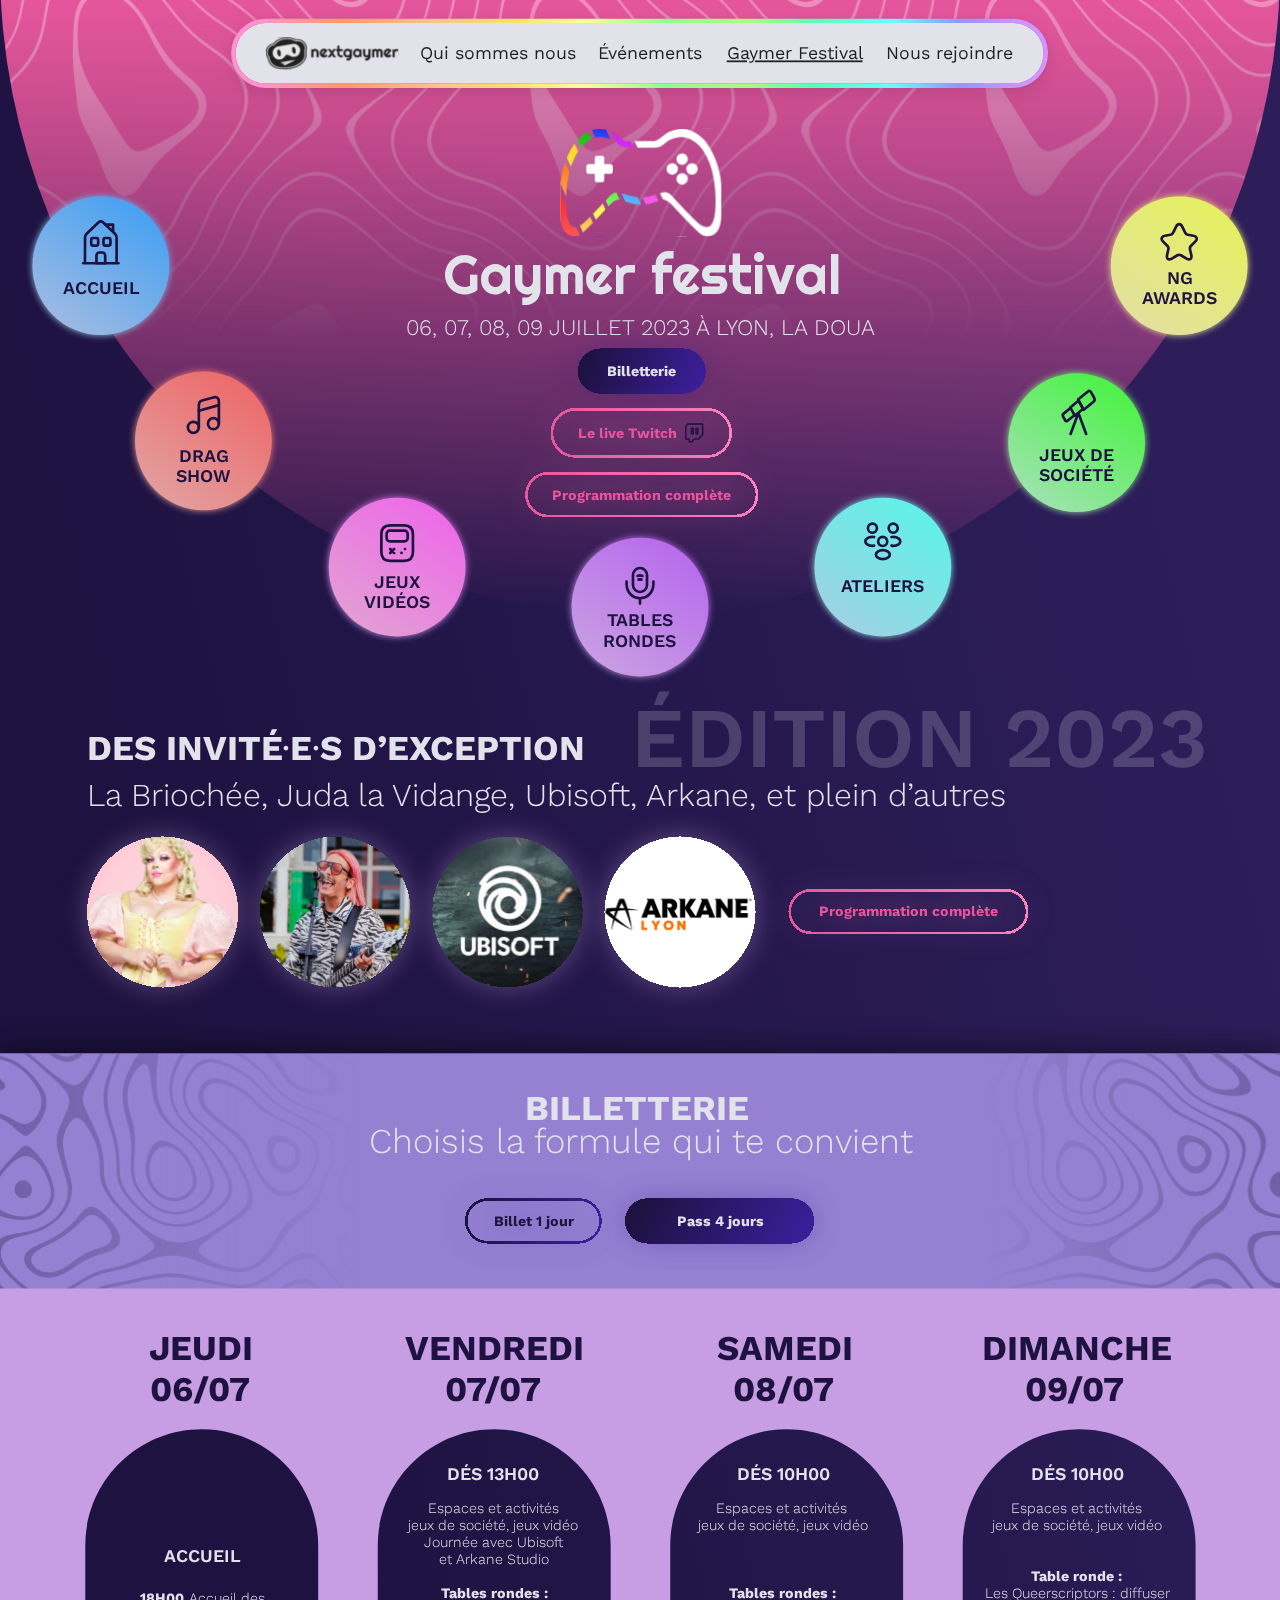
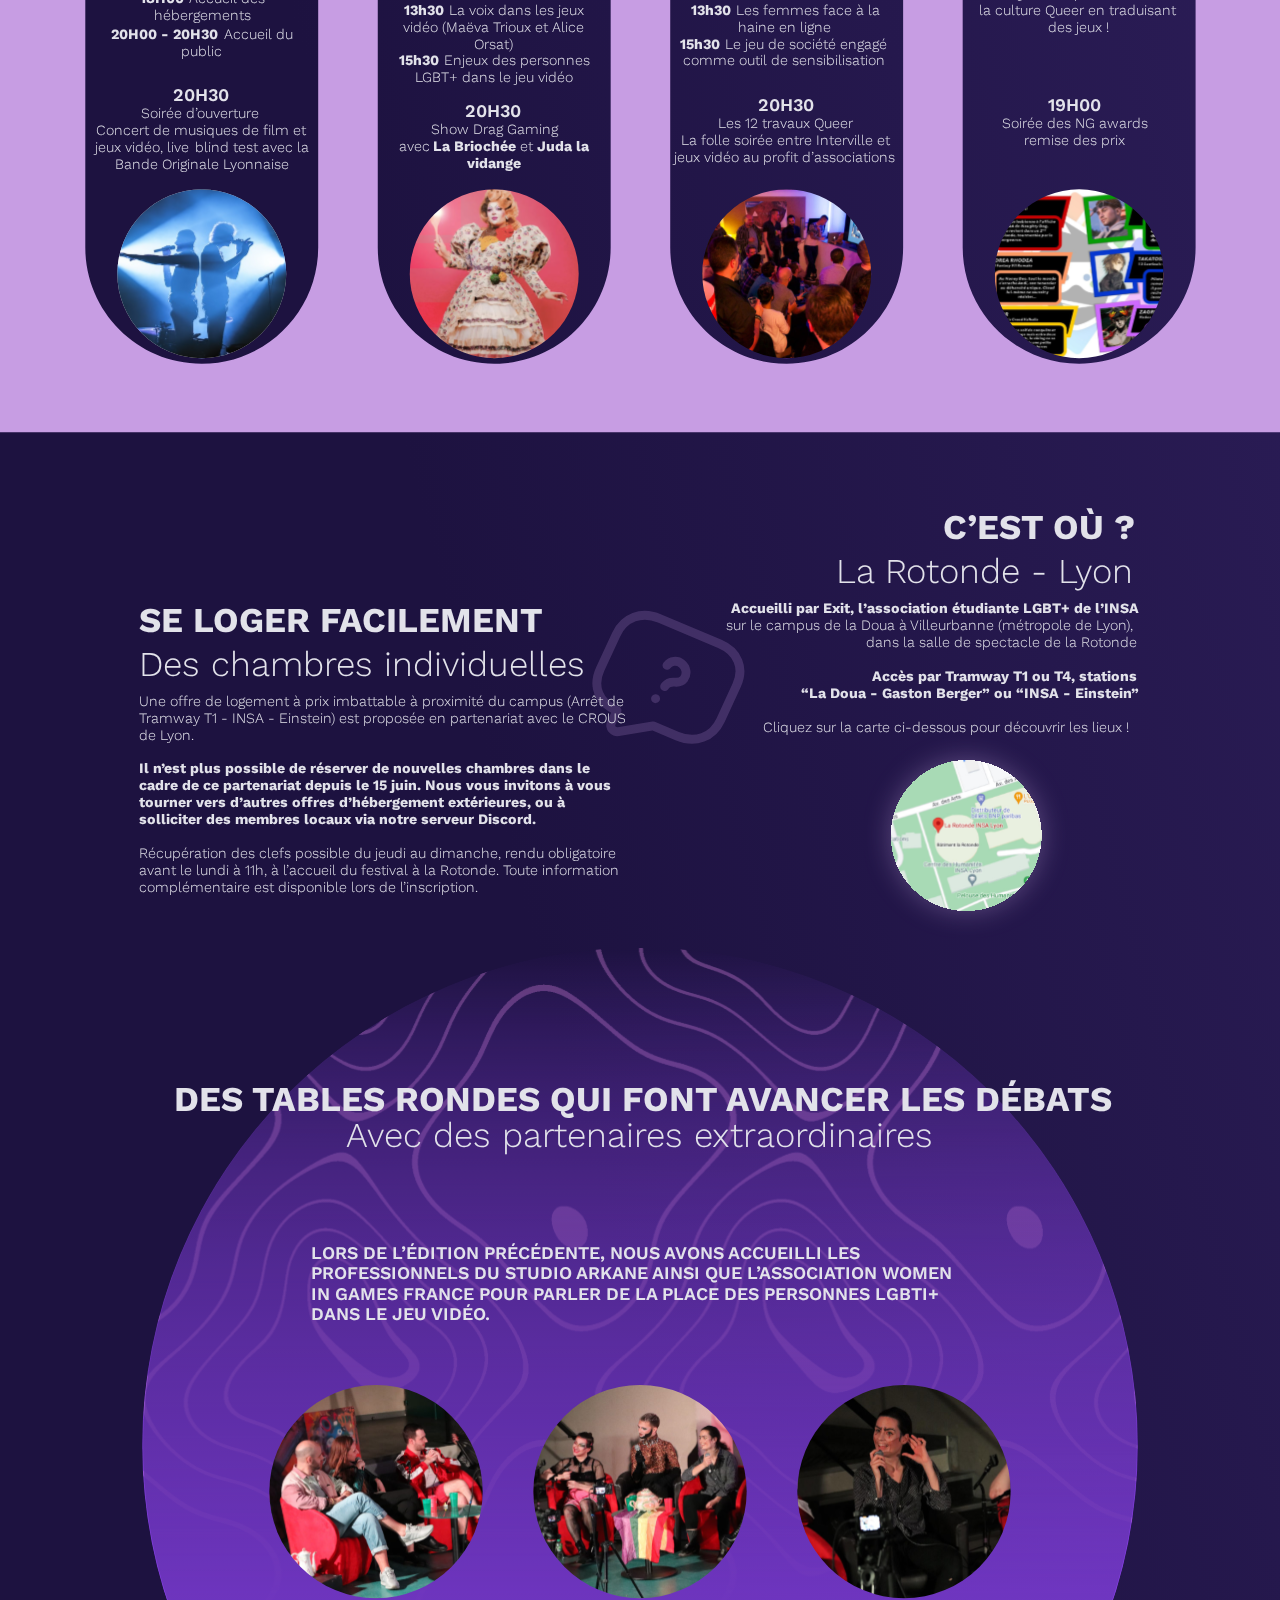
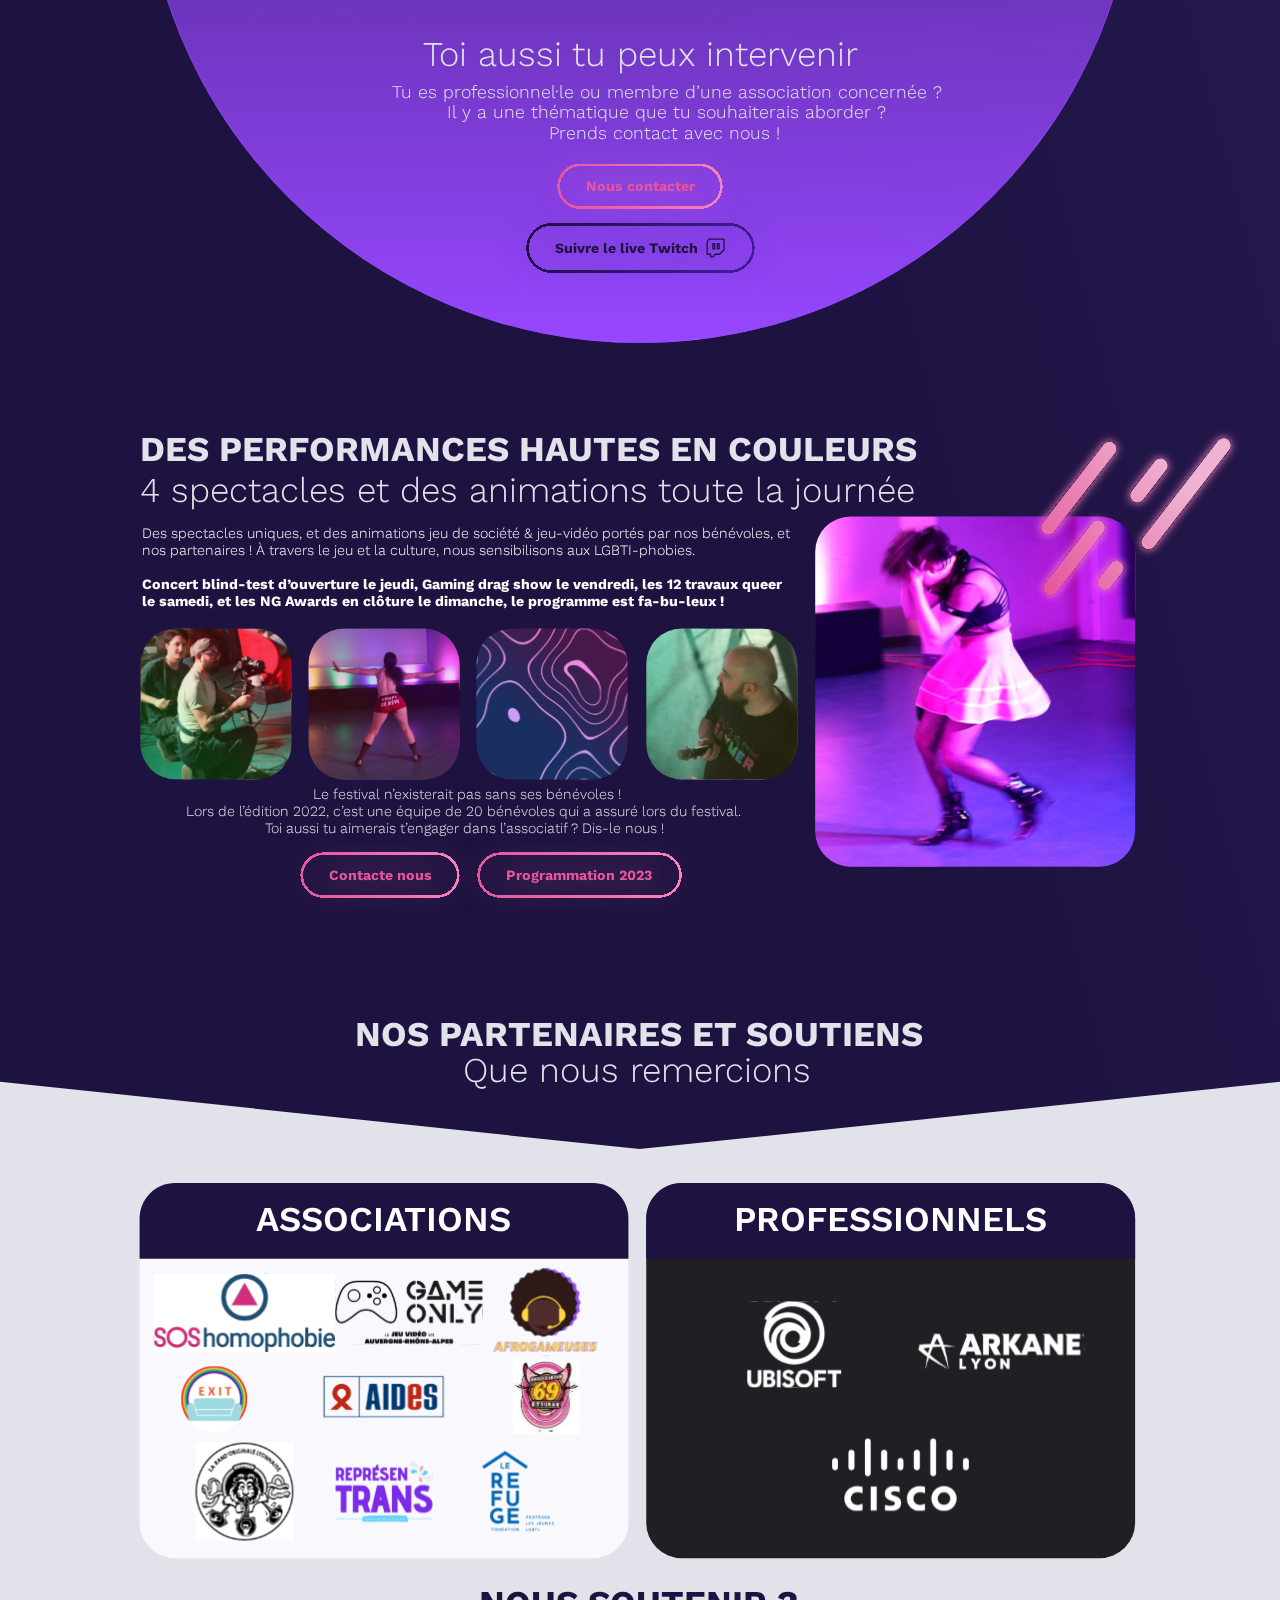
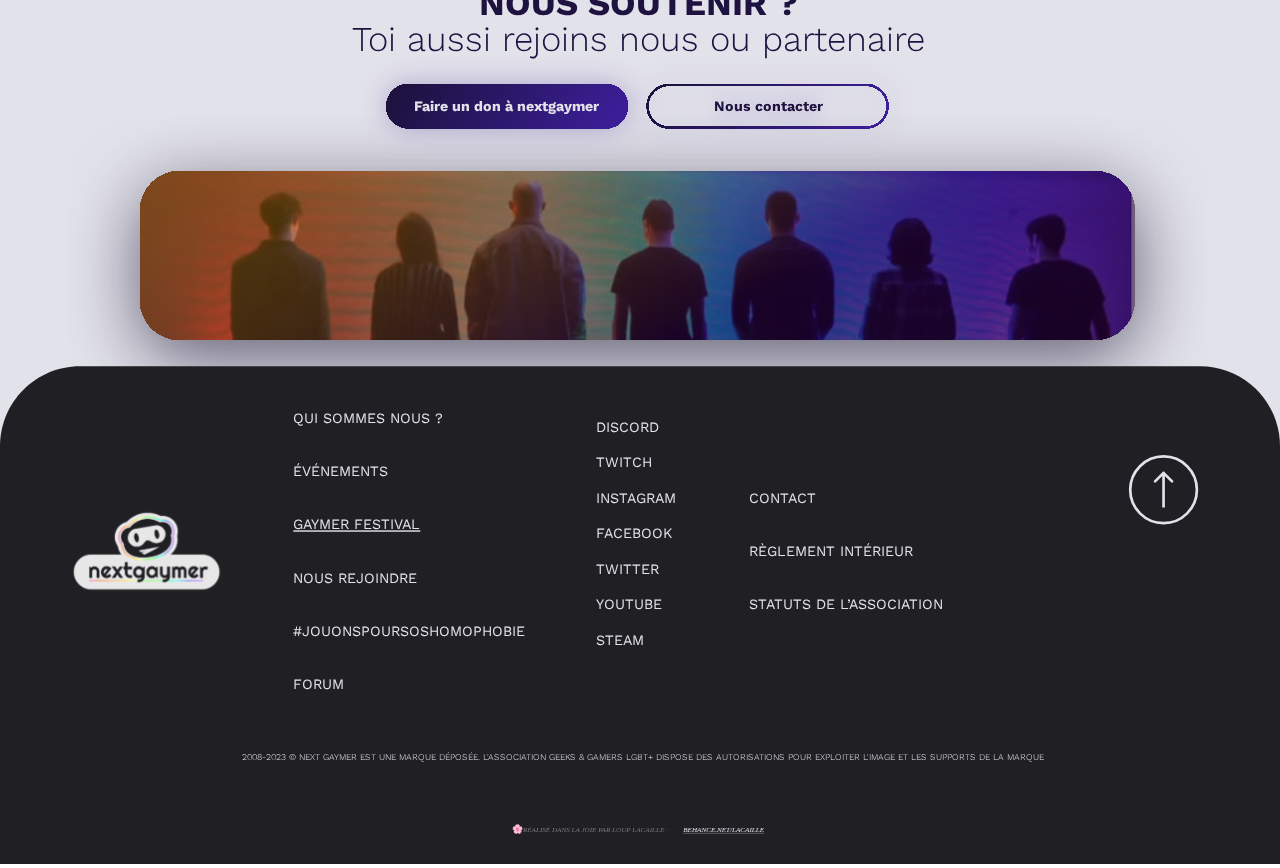
<file: index.html>
<!DOCTYPE html>
<html lang="en">

  <head>
    <meta charset="UTF-8">
    <meta http-equiv="X-UA-Compatible" content="IE=edge">
    <meta name="viewport" content="width=device-width, initial-scale=1.0">
    <link rel="stylesheet" href="style.css">
    <link rel="stylesheet" href="normalize.min.css">
    <link rel="icon" href="https://nextgaymer.com/wp-content/uploads/2017/10/cropped-favicon-next-gaymer-192x192.png" />
    <title>Gaymer Festival</title>
  </head>

  <body>
    <main>
<?xml version="1.0" ?><svg xmlns="http://www.w3.org/2000/svg" xmlns:xlink="http://www.w3.org/1999/xlink" viewBox="4 4 1440 6372" fill="none">
<g id="Gaymer  Festival Moon" clip-path="url(#clip0_335_575)" filter="url(#filter0_d_335_575)">
<rect width="1440" height="6380" transform="translate(4)" fill="url(#paint0_linear_335_575)"/>
<g id="FOND BLANC">
<path id="fond blanc valeur" d="M4 5125H1444V6382H4V5125Z" fill="#E2E2EA"/>
<path id="Rectangle 42" d="M4 4821L723.5 4896.76L1444 4821V5230.94H4V4821Z" fill="#E2E2EA"/>
</g>
<g id="truile Associations">
<rect id="Rectangle 75" x="161" y="4935" width="550" height="422" rx="40" fill="#F9F9FD"/>
<path id="Rectangle 76" d="M161 4975C161 4952.91 178.909 4935 201 4935H671C693.091 4935 711 4952.91 711 4975V5020H161V4975Z" fill="#1D1240"/>
<text id="Associations" fill="white" xml:space="preserve" style="white-space: pre" font-family="Work Sans" font-size="39.06" font-weight="600" letter-spacing="0em"><tspan x="292.134" y="4988.92">ASSOCIATIONS</tspan></text>
<rect id="logo-representrans" x="381" y="5227" width="110" height="110" fill="url(#pattern0)"/>
<rect id="logo-bando" x="224" y="5227" width="110" height="110" fill="url(#pattern1)"/>
<rect id="logo-le refuge" x="532" y="5227" width="110" height="110" fill="url(#pattern2)"/>
<rect id="logo-sos-homophobie" x="177" y="5037" width="204" height="88" fill="url(#pattern3)"/>
<rect id="logo-afrogameuses" x="504" y="5030" width="227" height="99" fill="url(#pattern4)"/>
<rect id="logo-afrogameuses_2" x="381" y="5044" width="166" height="72.3965" fill="url(#pattern5)"/>
<rect id="logo-enipse" x="365" y="5151" width="141" height="48" fill="url(#pattern6)"/>
<rect id="logo-exit" x="208" y="5141" width="74" height="74" fill="url(#pattern7)"/>
<rect id="logo-soeurs" x="581" y="5133" width="75" height="84" fill="url(#pattern8)"/>
</g>
<g id="truile professionnels">
<rect id="Rectangle 75_2" x="731" y="4935" width="550" height="422" rx="40" fill="#201F23"/>
<path id="Rectangle 76_2" d="M731 4975C731 4952.91 748.909 4935 771 4935H1241C1263.09 4935 1281 4952.91 1281 4975V5020H731V4975Z" fill="#1D1240"/>
<rect id="logo-arkane" x="1037" y="5054" width="187" height="141" fill="url(#pattern9)"/>
<rect id="logo-cisco" x="940" y="5215" width="154" height="96" fill="url(#pattern10)"/>
<text id="professionnels" fill="white" xml:space="preserve" style="white-space: pre" font-family="Work Sans" font-size="39.06" font-weight="600" letter-spacing="0em"><tspan x="829.73" y="4988.92">PROFESSIONNELS</tspan></text>
<rect id="logo-ubisoft" x="811" y="5068" width="173" height="97" fill="url(#pattern11)"/>
</g>
<g id="partenaires">
<text id="Nos partenaires et soutiens" fill="#E2E2EA" xml:space="preserve" style="white-space: pre" font-family="Work Sans" font-size="39.06" font-weight="bold" letter-spacing="0em"><tspan x="403.313" y="4780.92">NOS PARTENAIRES ET SOUTIENS</tspan></text>
<text id="Que nous remercions" fill="#E2E2EA" xml:space="preserve" style="white-space: pre" font-family="Work Sans" font-size="39.06" font-weight="300" letter-spacing="0em"><tspan x="525.204" y="4820.92">Que nous remercions</tspan></text>
</g>
<g id="partenaires_2">
<text id="nous soutenir ?" fill="#1D1240" xml:space="preserve" style="white-space: pre" font-family="Work Sans" font-size="39.06" font-weight="bold" letter-spacing="0em"><tspan x="542.541" y="5420.92">NOUS SOUTENIR ?</tspan></text>
<text id="Toi aussi rejoins nous ou partenaire" fill="#1D1240" xml:space="preserve" style="white-space: pre" font-family="Work Sans" font-size="39.06" font-weight="300" letter-spacing="0em"><tspan x="399.804" y="5460.92">Toi aussi rejoins nous ou partenaire</tspan></text>
</g>
<g id="Rectangle 1" filter="url(#filter1_d_335_575)">
<rect x="161" y="5596" width="1120" height="191" rx="45" fill="url(#pattern12)" shape-rendering="crispEdges"/>
<rect x="161" y="5596" width="1120" height="191" rx="45" fill="url(#paint1_linear_335_575)" shape-rendering="crispEdges"/>
</g>
<g id="performances">
<text id="des performances hautes en couleurs" fill="#E2E2EA" xml:space="preserve" style="white-space: pre" font-family="Work Sans" font-size="39.06" font-weight="bold" letter-spacing="0em"><tspan x="161" y="4122.42">DES PERFORMANCES HAUTES EN COULEURS</tspan></text>
<text id="4 spectacles et des animations toute la journÃ©e" fill="#E2E2EA" xml:space="preserve" style="white-space: pre" font-family="Work Sans" font-size="39.06" font-weight="300" letter-spacing="0em"><tspan x="161" y="4168.42">4 spectacles et des animations toute la journée</tspan></text>
<g id="images performances">
<rect id="Rectangle 61" x="921" y="4185" width="360" height="394" rx="40" fill="url(#pattern13)"/>
<g id="img staff">
<g id="Rectangle 62">
<rect x="731" y="4311" width="170" height="170" rx="40" fill="url(#pattern14)"/>
<rect x="731" y="4311" width="170" height="170" rx="40" fill="url(#paint2_linear_335_575)" fill-opacity="0.2"/>
</g>
<g id="Rectangle 63">
<rect x="540" y="4311" width="170" height="170" rx="40" fill="url(#pattern15)"/>
<rect x="540" y="4311" width="170" height="170" rx="40" fill="url(#paint3_linear_335_575)" fill-opacity="0.2"/>
</g>
<g id="Rectangle 64">
<rect x="351" y="4311" width="170" height="170" rx="40" fill="url(#pattern16)"/>
<rect x="351" y="4311" width="170" height="170" rx="40" fill="url(#paint4_linear_335_575)" fill-opacity="0.2"/>
</g>
<g id="Rectangle 65">
<rect x="162" y="4311" width="170" height="170" rx="40" fill="url(#pattern17)"/>
<rect x="162" y="4311" width="170" height="170" rx="40" fill="url(#paint5_linear_335_575)" fill-opacity="0.2"/>
</g>
</g>
</g>
<g id="Des spectacles uniques, et des animations jeu de sociÃ©tÃ© &amp; jeu-vidÃ©o portÃ©s par nos bÃ©nÃ©voles, et nos partenaires ! Ã travers le jeu et la culture, nous sensibilisons aux LGBTI-phobies. Concert blind-test dâouverture le jeudi, Gaming drag show le vendredi, les 12 travaux queer le samedi, et les NG Awards en clÃ´ture le dimanche, le programme est fa-bu-leux !">
<text fill="white" xml:space="preserve" style="white-space: pre" font-family="Work Sans" font-size="16" font-weight="300" letter-spacing="0em"><tspan x="164" y="4209.5">Des spectacles uniques, et des animations jeu de société &amp; jeu-vidéo portés par nos bénévoles, et </tspan><tspan x="164" y="4228.5">nos partenaires ! À travers le jeu et la culture, nous sensibilisons aux LGBTI-phobies.
</tspan><tspan x="164" y="4247.5">
</tspan></text>
<text fill="white" xml:space="preserve" style="white-space: pre" font-family="Work Sans" font-size="16" font-weight="bold" letter-spacing="0em"><tspan x="164" y="4266.5">Concert blind-test d’ouverture le jeudi, Gaming drag show le vendredi, les 12 travaux queer </tspan><tspan x="164" y="4285.5">le samedi, et les NG Awards en clôture le dimanche, le programme est fa-bu-leux !</tspan></text>
</g>
<text id="Le festival nâexisterait pas sans ses bÃ©nÃ©voles ! Lors de lâÃ©dition 2022, câest une Ã©quipe de 20 bÃ©nÃ©voles qui a assurÃ© lors du festival. Toi aussi tu aimerais tâengager dans lâassociatif ? Dis-le nous !" fill="#E2E2EA" xml:space="preserve" style="white-space: pre" font-family="Work Sans" font-size="16" font-weight="300" letter-spacing="0em"><tspan x="356.477" y="4503">Le festival n’existerait pas sans ses bénévoles !
</tspan><tspan x="212.82" y="4522">Lors de l’édition 2022, c’est une équipe de 20 bénévoles qui a assuré lors du festival. 
</tspan><tspan x="302.25" y="4541">Toi aussi tu aimerais t’engager dans l’associatif ? Dis-le nous !</tspan></text>
<g id="contact-button-2" filter="url(#filter2_d_335_575)">
<text id="Bouton" fill="#E5569C" xml:space="preserve" style="white-space: pre" font-family="Work Sans" font-size="16" font-weight="bold" letter-spacing="0em"><tspan x="374.242" y="4594">Contacte nous</tspan></text>
<rect x="343.5" y="4564.5" width="176" height="48" rx="24" stroke="url(#paint6_linear_335_575)" stroke-width="3" shape-rendering="crispEdges"/>
</g>
<g id="Vector (Stroke)" filter="url(#filter3_d_335_575)">
<path fill-rule="evenodd" clip-rule="evenodd" d="M1385.48 4098.78C1388.99 4101.5 1389.62 4106.57 1386.89 4110.09L1302.53 4218.81C1299.8 4222.33 1294.74 4222.98 1291.23 4220.25C1287.71 4217.53 1287.08 4212.46 1289.82 4208.94L1374.18 4100.22C1376.91 4096.7 1381.97 4096.05 1385.48 4098.78ZM1314.48 4121.53C1317.99 4124.25 1318.62 4129.31 1315.88 4132.84L1289.96 4166.24C1287.23 4169.76 1282.17 4170.41 1278.66 4167.69C1275.15 4164.96 1274.52 4159.9 1277.25 4156.38L1303.17 4122.97C1305.9 4119.45 1310.96 4118.8 1314.48 4121.53ZM1256.88 4102.62C1260.39 4105.34 1261.02 4110.41 1258.28 4113.93L1189.71 4202.3C1186.98 4205.82 1181.92 4206.47 1178.41 4203.75C1174.9 4201.02 1174.26 4195.96 1177 4192.44L1245.57 4104.06C1248.3 4100.54 1253.36 4099.89 1256.88 4102.62ZM1243.86 4191.28C1247.37 4194.01 1248 4199.07 1245.27 4202.59L1192.48 4270.62C1189.75 4274.14 1184.69 4274.79 1181.18 4272.06C1177.67 4269.34 1177.03 4264.28 1179.77 4260.75L1232.55 4192.73C1235.28 4189.2 1240.35 4188.56 1243.86 4191.28ZM1264.84 4236.75C1268.35 4239.48 1268.98 4244.54 1266.25 4248.07L1253.52 4264.46C1250.79 4267.99 1245.73 4268.63 1242.22 4265.91C1238.71 4263.18 1238.08 4258.12 1240.81 4254.6L1253.53 4238.2C1256.27 4234.68 1261.33 4234.03 1264.84 4236.75Z" fill="url(#paint7_linear_335_575)"/>
</g>
<g id="programmation-button-3" filter="url(#filter4_d_335_575)">
<text id="Programmation 2023" fill="#E5569C" xml:space="preserve" style="white-space: pre" font-family="Work Sans" font-size="16" font-weight="bold" letter-spacing="0em"><tspan x="573.203" y="4594">Programmation 2023</tspan></text>
<rect x="542.5" y="4564.5" width="227" height="48" rx="24" stroke="url(#paint8_linear_335_575)" stroke-width="3" shape-rendering="crispEdges"/>
</g>
</g>
<g id="tables rondes">
<ellipse id="Ellipse 11" cx="724" cy="3430" rx="560" ry="560" transform="rotate(-180 724 3430)" fill="url(#paint9_linear_335_575)"/>
<g id="Mask group">
<mask id="mask0_335_575" style="mask-type:alpha" maskUnits="userSpaceOnUse" x="164" y="2870" width="1120" height="1120">
<path id="Ellipse 13" d="M164.5 3430C164.5 3121 414.997 2870.5 724 2870.5C1033 2870.5 1283.5 3121 1283.5 3430C1283.5 3739 1033 3989.5 724 3989.5C414.997 3989.5 164.5 3739 164.5 3430Z" fill="url(#paint10_linear_335_575)" stroke="black"/>
</mask>
<g mask="url(#mask0_335_575)">
<g id="Ellipse 12">
<ellipse cx="724" cy="3430" rx="560" ry="560" transform="rotate(-180 724 3430)" fill="url(#paint11_linear_335_575)"/>
<ellipse cx="724" cy="3430" rx="560" ry="560" transform="rotate(-180 724 3430)" fill="url(#pattern18)" fill-opacity="0.3"/>
</g>
</g>
</g>
<text id="Des tables rondes qui font avancer les dÃ©bats" fill="#E2E2EA" xml:space="preserve" style="white-space: pre" font-family="Work Sans" font-size="39.06" font-weight="bold" letter-spacing="0em"><tspan x="200.085" y="3053.42">DES TABLES RONDES QUI FONT AVANCER LES DÉBATS</tspan></text>
<text id="Avec des partenaires extraordinaires" fill="#E2E2EA" xml:space="preserve" style="white-space: pre" font-family="Work Sans" font-size="39.06" font-weight="300" letter-spacing="0em"><tspan x="393.745" y="3094.42">Avec des partenaires extraordinaires</tspan></text>
<text id="Toi aussi tu peux intervenir" fill="#E2E2EA" xml:space="preserve" style="white-space: pre" font-family="Work Sans" font-size="39.06" font-weight="300" letter-spacing="0em"><tspan x="480.371" y="3678.42">Toi aussi tu peux intervenir</tspan></text>
<g id="ims tables rondes">
<circle id="Ellipse 14" cx="427" cy="3482" r="120" fill="url(#pattern19)"/>
<circle id="Ellipse 15" cx="724" cy="3482" r="120" fill="url(#pattern20)"/>
<circle id="Ellipse 16" cx="1021" cy="3482" r="120" fill="url(#pattern21)"/>
</g>
<text id="Lors de lâÃ©dition prÃ©cÃ©dente, nous avons accueilli les professionnels du studio Arkane ainsi que lâassociation Women In Games France pour parler de la place des personnes LGBTI+ dans le jeu vidÃ©o." fill="#E2E2EA" xml:space="preserve" style="white-space: pre" font-family="Work Sans" font-size="20" font-weight="600" letter-spacing="0em"><tspan x="354" y="3220.37">LORS DE L’ÉDITION PRÉCÉDENTE, NOUS AVONS ACCUEILLI LES </tspan><tspan x="354" y="3243.37">PROFESSIONNELS DU STUDIO ARKANE AINSI QUE L’ASSOCIATION WOMEN </tspan><tspan x="354" y="3266.37">IN GAMES FRANCE POUR PARLER DE LA PLACE DES PERSONNES LGBTI+ </tspan><tspan x="354" y="3289.37">DANS LE JEU VIDÉO.</tspan></text>
<text id="Tu es professionnelÂ·le ou membre dâune association concernÃ©e ? Il y a une thÃ©matique que tu souhaiterais aborder ? Prends contact avec nous !" fill="#E2E2EA" xml:space="preserve" style="white-space: pre" font-family="Work Sans" font-size="20" font-weight="300" letter-spacing="0em"><tspan x="445.061" y="3713.87">Tu es professionnel·le ou membre d’une association concernée ?
</tspan><tspan x="506.506" y="3736.87">Il y a une thématique que tu souhaiterais aborder ? 
</tspan><tspan x="621.613" y="3759.87">Prends contact avec nous !</tspan></text>
<g id="nous-contacter-button" filter="url(#filter5_d_335_575)">
<text id="nous contacter" fill="#E5569C" xml:space="preserve" style="white-space: pre" font-family="Work Sans" font-size="16" font-weight="bold" letter-spacing="0em"><tspan x="663.266" y="3819">Nous contacter</tspan></text>
<rect x="632.5" y="3789.5" width="183" height="48" rx="24" stroke="url(#paint12_linear_335_575)" stroke-width="3" shape-rendering="crispEdges"/>
</g>
<g id="twitch-button-2" filter="url(#filter6_d_335_575)">
<text id="Suirve le live Twitch" fill="#1D1240" xml:space="preserve" style="white-space: pre" font-family="Work Sans" font-size="16" font-weight="bold" letter-spacing="0em"><tspan x="628.039" y="3888.5">Suivre le live Twitch</tspan></text>
<g id="Iconsax/Linear/twitch">
<path id="Vector" d="M801.5 3873H818.5V3885L813.5 3890H808.5L806.5 3893H803.5V3890H799.5V3876L801.5 3873Z" stroke="#1D1240" stroke-width="1.5" stroke-miterlimit="10" stroke-linecap="round" stroke-linejoin="round"/>
<path id="Vector_2" d="M808 3878H806V3884H808V3878ZM813 3878H811V3884H813V3878Z" stroke="#1D1240" stroke-width="1.5" stroke-miterlimit="10" stroke-linecap="round" stroke-linejoin="round"/>
</g>
<rect x="597.5" y="3856.5" width="254" height="53" rx="26.5" stroke="url(#paint13_linear_335_575)" stroke-width="3" shape-rendering="crispEdges"/>
</g>
</g>
<g id="logement ?">
<text id="Des chambres individuelles" fill="#E2E2EA" xml:space="preserve" style="white-space: pre" font-family="Work Sans" font-size="39.06" font-weight="300" letter-spacing="0em"><tspan x="160" y="2564.42">Des chambres individuelles</tspan></text>
<text id="La Rotonde - Lyon" fill="#E2E2EA" xml:space="preserve" style="white-space: pre" font-family="Work Sans" font-size="39.06" font-weight="300" letter-spacing="0em"><tspan x="944.94" y="2460.42">La Rotonde - Lyon</tspan></text>
<g id="Iconsax/Linear/messagequestion" opacity="0.2" clip-path="url(#clip1_335_575)">
<path id="Vector_3" d="M765.855 2632.09L738.756 2620.63L699.742 2627.06C698.425 2627.28 697.07 2627.15 695.823 2626.69C694.575 2626.23 693.482 2625.46 692.659 2624.45C691.837 2623.44 691.316 2622.24 691.151 2620.97C690.987 2619.7 691.187 2618.41 691.728 2617.25L698.108 2603.45C677.784 2594.85 670.226 2576.17 679.213 2556.73L697.186 2517.86C706.173 2498.43 725.713 2491.2 746.037 2499.79L813.784 2528.44C834.108 2537.03 841.666 2555.72 832.68 2575.15L814.706 2614.02C805.72 2633.46 786.179 2640.69 765.855 2632.09Z" stroke="#C79DE3" stroke-width="10" stroke-miterlimit="10" stroke-linecap="round" stroke-linejoin="round"/>
<path id="Vector_4" d="M751.753 2576.34L752.651 2575.14C755.562 2571.26 759.512 2571.14 763.163 2571.41C766.714 2571.7 770.607 2571.53 773.432 2567.76C777.37 2562.51 776.292 2554.88 771.014 2550.64C765.736 2546.41 758.324 2547.23 754.386 2552.48M741.494 2589.97L741.551 2590.02" stroke="#C79DE3" stroke-width="10" stroke-linecap="round" stroke-linejoin="round"/>
</g>
<g id="Une offre de logement Ã  prix imbattable Ã  proximitÃ© du campus (ArrÃªt de Tramway T1 - INSA - Einstein) est proposÃ©e en partenariat avec le CROUS de Lyon. Il nâest plus possible de rÃ©server de nouvelles chambres dans le cadre de ce partenariat depuis le 15 juin. Nous vous invitons Ã  vous tourner vers dâautres offres dâhÃ©bergement extÃ©rieures, ou Ã  solliciter des membres locaux via notre serveur Discord. RÃ©cupÃ©ration des clefs possible du jeudi au dimanche, rendu obligatoire avant le lundi Ã  11h, Ã  lâaccueil du festival Ã  la Rotonde. Toute information complÃ©mentaire est disponible lors de lâinscription.">
<text fill="#E2E2EA" xml:space="preserve" style="white-space: pre" font-family="Work Sans" font-size="16" font-weight="300" letter-spacing="0em"><tspan x="160" y="2598">Une offre de logement à prix imbattable à proximité du campus (Arrêt de </tspan><tspan x="160" y="2617">Tramway T1 - INSA - Einstein) est proposée en partenariat avec le CROUS </tspan><tspan x="160" y="2636">de Lyon.
</tspan><tspan x="160" y="2655">
</tspan><tspan x="160" y="2750">
</tspan><tspan x="160" y="2769">Récupération des clefs possible du jeudi au dimanche, rendu obligatoire </tspan><tspan x="160" y="2788">avant le lundi à 11h, à l’accueil du festival à la Rotonde. Toute information </tspan><tspan x="160" y="2807">complémentaire est disponible lors de l’inscription.</tspan></text>
<text fill="#E2E2EA" xml:space="preserve" style="white-space: pre" font-family="Work Sans" font-size="16" font-weight="bold" letter-spacing="0em"><tspan x="160" y="2674">Il n’est plus possible de réserver de nouvelles chambres dans le </tspan><tspan x="160" y="2693">cadre de ce partenariat depuis le 15 juin. Nous vous invitons à vous </tspan><tspan x="160" y="2712">tourner vers d’autres offres d’hébergement extérieures, ou à </tspan><tspan x="160" y="2731">solliciter des membres locaux via notre serveur Discord.
</tspan></text>
</g>
<g id="Accueilli par Exit, lâassociation Ã©tudiante LGBT+ de lâINSA sur le campus de la Doua Ã  Villeurbanne (mÃ©tropole de Lyon), dans la salle de spectacle de la Rotonde AccÃ¨s par Tramway T1 ou T4, stations âLa Doua - Gaston Bergerâ ou âINSA - Einsteinâ Cliquez sur la carte ci-dessous pour dÃ©couvrir les lieux !">
<text fill="#E2E2EA" xml:space="preserve" style="white-space: pre" font-family="Work Sans" font-size="16" font-weight="300" letter-spacing="0em"><tspan x="821.268" y="2513">sur le campus de la Doua à Villeurbanne (métropole de Lyon),
</tspan><tspan x="978.096" y="2532">dans la salle de spectacle de la Rotonde
</tspan><tspan x="1281" y="2551">
</tspan><tspan x="1281" y="2608">
</tspan><tspan x="862.768" y="2627">Cliquez sur la carte ci-dessous pour découvrir les lieux !</tspan></text>
<text fill="#E2E2EA" xml:space="preserve" style="white-space: pre" font-family="Work Sans" font-size="16" font-weight="bold" letter-spacing="0em"><tspan x="826.049" y="2494">Accueilli par Exit, l’association étudiante LGBT+ de l’INSA
</tspan><tspan x="984.705" y="2570">Accès par Tramway T1 ou T4, stations
</tspan><tspan x="905.596" y="2589">“La Doua - Gaston Berger” ou “INSA - Einstein”
</tspan></text>
</g>
<text id="Se loger facilement" fill="#E2E2EA" xml:space="preserve" style="white-space: pre" font-family="Work Sans" font-size="39.06" font-weight="bold" letter-spacing="0em"><tspan x="160" y="2514.92">SE LOGER FACILEMENT</tspan></text>
<text id="câest OÃ¹ ?" fill="#E2E2EA" xml:space="preserve" style="white-space: pre" font-family="Work Sans" font-size="39.06" font-weight="bold" letter-spacing="0em"><tspan x="1065.17" y="2410.92">C’EST OÙ ?</tspan></text>
<g id="carte" filter="url(#filter7_d_335_575)">
<circle cx="1091" cy="2744" r="85" fill="url(#pattern22)" shape-rendering="crispEdges"/>
</g>
</g>
<g id="billetterie">
<g id="rond billetterie" filter="url(#filter8_dd_335_575)">
<rect x="4" y="1189" width="1440" height="266" fill="#9580D2"/>
</g>
<g id="Mask group_2">
<mask id="mask1_335_575" style="mask-type:alpha" maskUnits="userSpaceOnUse" x="4" y="1189" width="1440" height="266">
<rect id="rond billetterie_2" x="4" y="1189" width="1440" height="266" fill="url(#paint14_linear_335_575)"/>
</mask>
<g mask="url(#mask1_335_575)">
<g id="rond billetterie_3" filter="url(#filter9_d_335_575)">
<rect x="4" y="1189" width="1440" height="266" fill="#9580D2"/>
<rect x="4" y="1189" width="1440" height="266" fill="url(#pattern23)" fill-opacity="0.3"/>
</g>
</g>
</g>
<g id="CTA billets">
<g id="billet-1-jour-button" filter="url(#filter10_d_335_575)">
<text id="Bouton_2" fill="#1D1240" xml:space="preserve" style="white-space: pre" font-family="Work Sans" font-size="16" font-weight="bold" letter-spacing="0em"><tspan x="559.422" y="1383">Billet 1 jour</tspan></text>
<rect x="528.5" y="1353.5" width="151" height="48" rx="24" stroke="url(#paint15_linear_335_575)" stroke-width="3" shape-rendering="crispEdges"/>
</g>
<g id="billet-4-jours-button" filter="url(#filter11_d_335_575)">
<rect x="707" y="1352" width="213" height="51" rx="25.5" fill="url(#paint16_linear_335_575)" shape-rendering="crispEdges"/>
<text id="Bouton_3" fill="#E2E2EA" xml:space="preserve" style="white-space: pre" font-family="Work Sans" font-size="16" font-weight="bold" letter-spacing="0em"><tspan x="765.539" y="1383">Pass 4 jours </tspan></text>
</g>
</g>
<text id="Billetterie" fill="#E2E2EA" xml:space="preserve" style="white-space: pre" font-family="Work Sans" font-size="39.06" font-weight="bold" letter-spacing="0em"><tspan x="594.771" y="1264.42">BILLETTERIE</tspan></text>
<text id="Choisis la formule qui te convient" fill="#E2E2EA" xml:space="preserve" style="white-space: pre" font-family="Work Sans" font-size="39.06" font-weight="300" letter-spacing="0em"><tspan x="418.596" y="1300.92">Choisis la formule qui te convient</tspan></text>
</g>
<g id="programmation">
<text id="Ãdition 2023" opacity="0.2" fill="#E2E2EA" xml:space="preserve" style="white-space: pre" font-family="Work Sans" font-size="95.37" font-weight="600" letter-spacing="0em"><tspan x="713.844" y="867.26">ÉDITION 2023</tspan></text>
<g id="programmation-button-2" filter="url(#filter12_d_335_575)">
<text id="Bouton_4" fill="#E5569C" xml:space="preserve" style="white-space: pre" font-family="Work Sans" font-size="16" font-weight="bold" letter-spacing="0em"><tspan x="925.422" y="1035">Programmation complète</tspan></text>
<rect x="892.5" y="1005.5" width="267" height="48" rx="24" stroke="url(#paint17_linear_335_575)" stroke-width="3" shape-rendering="crispEdges"/>
</g>
<g id="Ellipse 17" filter="url(#filter13_d_335_575)">
<circle cx="187" cy="1030" r="85" fill="url(#pattern24)" shape-rendering="crispEdges"/>
</g>
<g id="Ellipse 18" filter="url(#filter14_d_335_575)">
<circle cx="381" cy="1030" r="85" fill="url(#pattern25)" shape-rendering="crispEdges"/>
</g>
<g id="Ellipse 19" filter="url(#filter15_d_335_575)">
<path d="M660 1030C660 1076.94 621.944 1115 575 1115C528.056 1115 490 1076.94 490 1030C490 983.056 528.056 945 575 945C621.944 945 660 983.056 660 1030Z" fill="url(#pattern26)" shape-rendering="crispEdges"/>
</g>
<g id="Ellipse 20" filter="url(#filter16_d_335_575)">
<circle cx="769" cy="1030" r="85" fill="url(#pattern27)" shape-rendering="crispEdges"/>
</g>
<text id="La BriochÃ©e, Juda la Vidange, Ubisoft, Arkane, et plein dâautres" fill="#E2E2EA" xml:space="preserve" style="white-space: pre" font-family="Work Sans" font-size="36" font-weight="300" letter-spacing="0em"><tspan x="102" y="910.866">La Briochée, Juda la Vidange, Ubisoft, Arkane, et plein d’autres</tspan></text>
<g id="des invitÃ©Â·eÂ·s dâexception">
<text fill="#E2E2EA" xml:space="preserve" style="white-space: pre" font-family="Work Sans" font-size="39.06" font-weight="bold" letter-spacing="0em"><tspan x="102" y="858.917">DES INVITÉ</tspan><tspan x="330.486" y="858.917">E</tspan><tspan x="363.939" y="858.917">S D’EXCEPTION</tspan></text>
<text fill="#E2E2EA" xml:space="preserve" style="white-space: pre" font-family="Work Sans" font-size="39.06" letter-spacing="0em"><tspan x="321.674" y="858.917">·</tspan><tspan x="355.127" y="858.917">·</tspan></text>
</g>
</g>
<g id="Hero">
<ellipse id="lune rose top" cx="724" cy="-34" rx="720" ry="730" fill="url(#paint18_linear_335_575)"/>
<g id="texture hero">
<mask id="mask2_335_575" style="mask-type:alpha" maskUnits="userSpaceOnUse" x="4" y="-764" width="1440" height="1460">
<ellipse id="lune rose top_2" cx="724" cy="-34" rx="720" ry="730" fill="url(#paint19_linear_335_575)"/>
</mask>
<g mask="url(#mask2_335_575)">
<g id="lune rose top_3">
<ellipse cx="724" cy="-34" rx="720" ry="730" fill="url(#paint20_linear_335_575)"/>
<ellipse cx="724" cy="-34" rx="720" ry="730" fill="url(#pattern28)"/>
</g>
</g>
</g>
<g id="billeterie-button" filter="url(#filter17_d_335_575)">
<rect x="653.973" y="396" width="144" height="51" rx="25.5" fill="url(#paint21_linear_335_575)" shape-rendering="crispEdges"/>
<text id="Bouton_5" fill="#E2E2EA" xml:space="preserve" style="white-space: pre" font-family="Work Sans" font-size="16" font-weight="bold" letter-spacing="0em"><tspan x="686.637" y="426.996">Billetterie</tspan></text>
</g>
<g id="programmation-button" filter="url(#filter18_d_335_575)">
<text id="Bouton_6" fill="#E5569C" xml:space="preserve" style="white-space: pre" font-family="Work Sans" font-size="16" font-weight="bold" letter-spacing="0em"><tspan x="625.395" y="565.996">Programmation complète</tspan></text>
<rect x="596.295" y="536.5" width="259.356" height="48" rx="24" stroke="url(#paint22_linear_335_575)" stroke-width="3" shape-rendering="crispEdges"/>
</g>
<g id="twitch-button" filter="url(#filter19_d_335_575)">
<text id="Bouton_7" fill="#E5569C" xml:space="preserve" style="white-space: pre" font-family="Work Sans" font-size="16" font-weight="bold" letter-spacing="0em"><tspan x="654.088" y="496.496">Le live Twitch</tspan></text>
<g id="Iconsax/Linear/twitch_2">
<path id="Vector_5" d="M777.479 481H794.479V493L789.479 498H784.479L782.479 501H779.479V498H775.479V484L777.479 481Z" stroke="#1D1240" stroke-width="1.5" stroke-miterlimit="10" stroke-linecap="round" stroke-linejoin="round"/>
<path id="Vector_6" d="M783.979 486H781.979V492H783.979V486ZM788.979 486H786.979V492H788.979V486Z" stroke="#1D1240" stroke-width="1.5" stroke-miterlimit="10" stroke-linecap="round" stroke-linejoin="round"/>
</g>
<rect x="624.896" y="464.5" width="201.164" height="53" rx="26.5" stroke="url(#paint23_linear_335_575)" stroke-width="3" shape-rendering="crispEdges"/>
</g>
<text id="06, 07, 08, 09 juillet 2023 Ã  lyon, la doua" fill="#E2E2EA" xml:space="preserve" style="white-space: pre" font-family="Work Sans" font-size="25" font-weight="300" letter-spacing="0em"><tspan x="460.469" y="380.588">06, 07, 08, 09 JUILLET 2023 À LYON, LA DOUA</tspan></text>
<text id="Gaymer festival" fill="#E2E2EA" xml:space="preserve" style="white-space: pre" font-family="Righteous" font-size="61.04" letter-spacing="0em"><tspan x="503.421" y="335.219">Gaymer festival</tspan></text>
<g id="bulles festival">
<g id="tuile festival">
<g id="Ellipse 11_2" filter="url(#filter20_f_335_575)">
<ellipse cx="117.425" cy="303" rx="76.9315" ry="78" fill="url(#paint24_linear_335_575)"/>
</g>
<ellipse id="Ellipse 12_2" cx="117.425" cy="303" rx="76.9315" ry="78" fill="url(#paint25_linear_335_575)"/>
<text id="Accueil" fill="#1D1240" xml:space="preserve" style="white-space: pre" font-family="Work Sans" font-size="20" font-weight="600" letter-spacing="0em"><tspan x="75.2709" y="334.87">ACCUEIL</tspan></text>
</g>
<g id="tuile festival_2">
<g id="Ellipse 11_3" filter="url(#filter21_f_335_575)">
<ellipse cx="232.822" cy="500" rx="76.9315" ry="78" fill="url(#paint26_linear_335_575)"/>
</g>
<ellipse id="Ellipse 12_3" cx="232.822" cy="500" rx="76.9315" ry="78" fill="url(#paint27_linear_335_575)"/>
<text id="drag show" fill="#1D1240" xml:space="preserve" style="white-space: pre" font-family="Work Sans" font-size="20" font-weight="600" letter-spacing="0em"><tspan x="205.146" y="523.37">DRAG
</tspan><tspan x="201.865" y="546.37">SHOW</tspan></text>
<g id="Iconsax/Linear/music">
<path id="Vector_7" d="M221.539 491C223.172 491 224.737 490.343 225.891 489.172C227.045 488.002 227.694 486.415 227.694 484.76C227.694 483.105 227.045 481.518 225.891 480.348C224.737 479.177 223.172 478.52 221.539 478.52C219.907 478.52 218.342 479.177 217.187 480.348C216.033 481.518 215.385 483.105 215.385 484.76C215.385 486.415 216.033 488.002 217.187 489.172C218.342 490.343 219.907 491 221.539 491Z" stroke="#1D1240" stroke-width="3" stroke-linecap="round" stroke-linejoin="round"/>
<path id="Vector_8" d="M250.26 480.6V456.2C250.26 451 247.045 450.28 243.79 451.18L231.481 454.58C229.232 455.2 227.693 457 227.693 459.6V484.74" stroke="#1D1240" stroke-width="3" stroke-linecap="round" stroke-linejoin="round"/>
<path id="Vector_9" d="M227.693 466.04L250.26 459.8M244.105 486.84C245.738 486.84 247.303 486.183 248.457 485.012C249.612 483.842 250.26 482.255 250.26 480.6C250.26 478.945 249.612 477.358 248.457 476.188C247.303 475.017 245.738 474.36 244.105 474.36C242.473 474.36 240.908 475.017 239.754 476.188C238.599 477.358 237.951 478.945 237.951 480.6C237.951 482.255 238.599 483.842 239.754 485.012C240.908 486.183 242.473 486.84 244.105 486.84Z" stroke="#1D1240" stroke-width="3" stroke-linecap="round" stroke-linejoin="round"/>
</g>
</g>
<g id="tuile festival_3">
<g id="Ellipse 11_4" filter="url(#filter22_f_335_575)">
<ellipse cx="450.794" cy="642" rx="76.9315" ry="78" fill="url(#paint28_linear_335_575)"/>
</g>
<ellipse id="Ellipse 12_4" cx="450.794" cy="642" rx="76.9315" ry="78" fill="url(#paint29_linear_335_575)"/>
<text id="salles de jeux" fill="#1D1240" xml:space="preserve" style="white-space: pre" font-family="Work Sans" font-size="20" font-weight="600" letter-spacing="0em"><tspan x="425.041" y="665.37">JEUX </tspan><tspan x="413.762" y="688.37">VIDÉOS</tspan></text>
<g id="Iconsax/Linear/gameboy">
<path id="Vector_10" d="M468.548 605V625C468.548 631 465.589 635 458.685 635H442.904C436 635 433.041 631 433.041 625V605C433.041 599 436 595 442.904 595H458.685C465.589 595 468.548 599 468.548 605Z" stroke="#1D1240" stroke-width="3" stroke-miterlimit="10" stroke-linecap="round" stroke-linejoin="round"/>
<path id="Vector_11" d="M447.441 621.56L442.904 626.16M442.963 621.62L447.5 626.22M459.178 613H442.411C440.517 613 438.959 611.42 438.959 609.5V604.5C438.959 602.58 440.517 601 442.411 601H459.178C461.072 601 462.63 602.58 462.63 604.5V609.5C462.63 611.42 461.072 613 459.178 613Z" stroke="#1D1240" stroke-width="3" stroke-miterlimit="10" stroke-linecap="round" stroke-linejoin="round"/>
<path id="Vector_12" d="M459.651 621.66H459.691M455.706 626V625.96" stroke="#1D1240" stroke-width="3" stroke-miterlimit="10" stroke-linecap="round" stroke-linejoin="round"/>
</g>
</g>
<g id="tuile festival_4">
<g id="Ellipse 11_5" filter="url(#filter23_f_335_575)">
<ellipse cx="724" cy="687" rx="76.9315" ry="78" fill="url(#paint30_linear_335_575)"/>
</g>
<ellipse id="Ellipse 12_5" cx="724" cy="687" rx="76.9315" ry="78" fill="url(#paint31_linear_335_575)"/>
<g id="Iconsax/Linear/microphone2">
<path id="Vector_13" d="M724.001 670C728.36 670 731.891 666.42 731.891 662V651C731.891 646.58 728.36 643 724.001 643C719.641 643 716.11 646.58 716.11 651V662C716.11 666.42 719.641 670 724.001 670Z" stroke="#1D1240" stroke-width="3" stroke-linecap="round" stroke-linejoin="round"/>
<path id="Vector_14" d="M708.91 658.3V661.7C708.91 670.14 715.676 677 724.001 677M724.001 677C732.325 677 739.091 670.14 739.091 661.7V658.3M724.001 677V683M721.259 651.86C723.034 651.2 724.967 651.2 726.742 651.86M722.422 656.1C723.468 655.82 724.553 655.82 725.598 656.1" stroke="#1D1240" stroke-width="3" stroke-linecap="round" stroke-linejoin="round"/>
</g>
</g>
<text id="TABLES RONDES" fill="#1D1240" xml:space="preserve" style="white-space: pre" font-family="Work Sans" font-size="20" font-weight="600" letter-spacing="0em"><tspan x="686.551" y="708.37">TABLES </tspan><tspan x="682.752" y="731.37">RONDES</tspan></text>
<g id="tuile festival_5">
<g id="Ellipse 11_6" filter="url(#filter24_f_335_575)">
<ellipse cx="997.206" cy="642" rx="76.9315" ry="78" fill="url(#paint32_linear_335_575)"/>
</g>
<ellipse id="Ellipse 12_6" cx="997.206" cy="642" rx="76.9315" ry="78" fill="url(#paint33_linear_335_575)"/>
<text id="12 travaux queer" fill="#1D1240" xml:space="preserve" style="white-space: pre" font-family="Work Sans" font-size="20" font-weight="600" letter-spacing="0em"><tspan x="950.501" y="669.87">ATELIERS</tspan></text>
<g id="Iconsax/Linear/people">
<path id="Vector_15" d="M1007.01 617.88C1009.71 618.34 1012.69 617.86 1014.78 616.44C1017.56 614.56 1017.56 611.48 1014.78 609.6C1012.67 608.18 1009.65 607.7 1006.95 608.18M987.343 617.88C984.641 618.34 981.662 617.86 979.571 616.44C976.79 614.56 976.79 611.48 979.571 609.6C981.682 608.18 984.7 607.7 987.403 608.18M1009.04 603.32C1008.92 603.3 1008.79 603.3 1008.67 603.32C1007.35 603.272 1006.1 602.706 1005.19 601.744C1004.28 600.781 1003.77 599.496 1003.78 598.16C1003.78 595.3 1006.04 593 1008.86 593C1010.21 593 1011.51 593.544 1012.46 594.511C1013.42 595.479 1013.95 596.791 1013.95 598.16C1013.95 599.497 1013.44 600.78 1012.52 601.742C1011.61 602.703 1010.36 603.269 1009.04 603.32ZM985.312 603.32C985.43 603.3 985.568 603.3 985.686 603.32C987.003 603.272 988.249 602.706 989.162 601.744C990.075 600.781 990.583 599.496 990.579 598.16C990.579 595.3 988.31 593 985.489 593C984.139 593 982.845 593.544 981.89 594.511C980.936 595.479 980.4 596.791 980.4 598.16C980.42 600.96 982.589 603.22 985.312 603.32ZM997.206 618.26C997.082 618.24 996.956 618.24 996.832 618.26C995.515 618.212 994.269 617.646 993.356 616.684C992.443 615.721 991.935 614.436 991.94 613.1C991.94 610.24 994.208 607.94 997.029 607.94C998.379 607.94 999.673 608.484 1000.63 609.451C1001.58 610.419 1002.12 611.731 1002.12 613.1C1002.1 615.9 999.929 618.18 997.206 618.26ZM991.466 624.56C988.685 626.44 988.685 629.52 991.466 631.4C994.622 633.54 999.791 633.54 1002.95 631.4C1005.73 629.52 1005.73 626.44 1002.95 624.56C999.81 622.44 994.622 622.44 991.466 624.56Z" stroke="#1D1240" stroke-width="3" stroke-linecap="round" stroke-linejoin="round"/>
</g>
</g>
<g id="tuile festival_6">
<g id="Ellipse 11_7" filter="url(#filter25_f_335_575)">
<ellipse cx="1215.18" cy="502" rx="76.9315" ry="78" fill="url(#paint34_linear_335_575)"/>
</g>
<ellipse id="Ellipse 12_7" cx="1215.18" cy="502" rx="76.9315" ry="78" fill="url(#paint35_linear_335_575)"/>
<text id="Accueil_2" fill="#1D1240" xml:space="preserve" style="white-space: pre" font-family="Work Sans" font-size="20" font-weight="600" letter-spacing="0em"><tspan x="1173.35" y="522.37">JEUX DE </tspan><tspan x="1172.9" y="545.37">SOCIÉTÉ</tspan></text>
</g>
<g id="Iconsax/Linear/microscope">
<path id="Vector_16" d="M1223.13 465.032L1234.29 455.872C1235.42 454.953 1235.71 453.068 1234.96 451.714L1231.37 445.164C1230.62 443.786 1229.09 443.423 1227.98 444.342L1216.82 453.503L1223.13 465.032Z" stroke="#1D1240" stroke-width="3" stroke-linecap="round" stroke-linejoin="round"/>
<path id="Vector_17" d="M1217.25 468.489L1208.39 492.177M1217.15 468.489L1225.91 492.177M1217.49 454.663L1208.07 462.398L1213.12 471.634L1222.54 463.899L1217.49 454.663ZM1204.98 477.432L1212.77 471.051L1208.35 462.978L1200.56 469.359C1199.65 470.108 1199.42 471.607 1200.03 472.719L1202.26 476.78C1202.85 477.867 1204.07 478.157 1204.98 477.432Z" stroke="#1D1240" stroke-width="3" stroke-linecap="round" stroke-linejoin="round"/>
</g>
<g id="tuile festival_7">
<g id="Ellipse 11_8" filter="url(#filter26_f_335_575)">
<ellipse cx="1330.58" cy="303" rx="76.9315" ry="78" fill="url(#paint36_linear_335_575)"/>
</g>
<ellipse id="Ellipse 12_8" cx="1330.58" cy="303" rx="76.9315" ry="78" fill="url(#paint37_linear_335_575)"/>
<text id="ng Awards" fill="#1D1240" xml:space="preserve" style="white-space: pre" font-family="Work Sans" font-size="20" font-weight="600" letter-spacing="0em"><tspan x="1316.45" y="323.37">NG </tspan><tspan x="1288.42" y="346.37">AWARDS</tspan></text>
<g id="Iconsax/Linear/star1">
<path id="Vector_18" d="M1333.99 259.02L1337.46 266.06C1337.93 267.04 1339.2 267.98 1340.26 268.16L1346.55 269.22C1350.58 269.9 1351.52 272.86 1348.62 275.78L1343.73 280.74C1342.9 281.58 1342.45 283.2 1342.71 284.36L1344.11 290.5C1345.21 295.36 1342.67 297.24 1338.43 294.7L1332.53 291.16C1331.46 290.52 1329.71 290.52 1328.62 291.16L1322.72 294.7C1318.5 297.24 1315.94 295.34 1317.04 290.5L1318.44 284.36C1318.7 283.2 1318.25 281.58 1317.42 280.74L1312.53 275.78C1309.65 272.86 1310.57 269.9 1314.6 269.22L1320.89 268.16C1321.94 267.98 1323.2 267.04 1323.67 266.06L1327.14 259.02C1329.04 255.2 1332.11 255.2 1333.99 259.02Z" stroke="#1D1240" stroke-width="3" stroke-linecap="round" stroke-linejoin="round"/>
</g>
</g>
<g id="Iconsax/Linear/house">
<path id="Vector_19" d="M97.6992 300.177H137.151" stroke="#1D1240" stroke-width="3" stroke-miterlimit="10" stroke-linecap="round" stroke-linejoin="round"/>
<path id="Vector_20" d="M99.5732 300.177L99.6719 271.099C99.6719 269.624 100.244 268.222 101.191 267.304L114.999 254.131C115.694 253.472 116.547 253.115 117.425 253.115C118.304 253.115 119.157 253.472 119.852 254.131L133.66 267.28C134.626 268.198 135.179 269.6 135.179 271.099V300.177" stroke="#1D1240" stroke-width="3" stroke-miterlimit="10" stroke-linejoin="round"/>
<path id="Vector_21" d="M119.398 288.091H115.453C113.816 288.091 112.494 289.711 112.494 291.717V300.177H122.357V291.717C122.357 289.711 121.035 288.091 119.398 288.091ZM112.494 280.235H108.549C107.464 280.235 106.576 279.148 106.576 277.818V274.193C106.576 272.863 107.464 271.776 108.549 271.776H112.494C113.579 271.776 114.467 272.863 114.467 274.193V277.818C114.467 279.148 113.579 280.235 112.494 280.235ZM126.302 280.235H122.357C121.272 280.235 120.384 279.148 120.384 277.818V274.193C120.384 272.863 121.272 271.776 122.357 271.776H126.302C127.387 271.776 128.275 272.863 128.275 274.193V277.818C128.275 279.148 127.387 280.235 126.302 280.235Z" stroke="#1D1240" stroke-width="3" stroke-miterlimit="10" stroke-linejoin="round"/>
<path id="Vector_22" d="M131.234 263.92L131.175 256.668H122.495" stroke="#1D1240" stroke-width="3" stroke-miterlimit="10" stroke-linecap="round" stroke-linejoin="round"/>
</g>
</g>
<rect id="festivallogo 1" x="634.247" y="149" width="181.479" height="121" fill="url(#pattern29)"/>
</g>
<g id="NAV" filter="url(#filter27_dd_335_575)">
<rect x="269" y="30" width="909" height="68" rx="34" fill="#E2E2EA"/>
<rect id="logo-cote-ng" x="303" y="46" width="149" height="36" fill="url(#pattern30)"/>
<g id="qui-sommes-nous">
<text id="Qui sommes nous" fill="#201F23" xml:space="preserve" style="white-space: pre" font-family="Work Sans" font-size="20" letter-spacing="0em"><tspan x="476.365" y="70.87">Qui sommes nous</tspan></text>
</g>
<g id="evenements">
<text id="Qui sommes nous_2" fill="#201F23" xml:space="preserve" style="white-space: pre" font-family="Work Sans" font-size="20" letter-spacing="0em"><tspan x="677.127" y="70.87">Événements</tspan></text>
</g>
<g id="gaymer-festival" clip-path="url(#clip2_335_575)">
<text id="Qui sommes nous_3" fill="#201F23" xml:space="preserve" style="white-space: pre" font-family="Work Sans" font-size="20" letter-spacing="0em" text-decoration="underline"><tspan x="821.441" y="70.87">Gaymer Festival</tspan></text>
</g>
<g id="nous-rejoindre">
<text id="Qui sommes nous_4" fill="#201F23" xml:space="preserve" style="white-space: pre" font-family="Work Sans" font-size="20" letter-spacing="0em"><tspan x="1001.22" y="70.87">Nous rejoindre</tspan></text>
</g>
<rect x="266.5" y="27.5" width="914" height="73" rx="36.5" stroke="url(#paint38_linear_335_575)" stroke-width="5"/>
</g>
<g id="nous-contacter-button-3" filter="url(#filter28_d_335_575)">
<text id="Bouton_8" fill="#1D1240" xml:space="preserve" style="white-space: pre" font-family="Work Sans" font-size="16" font-weight="bold" letter-spacing="0em"><tspan x="806.766" y="5529">Nous contacter</tspan></text>
<rect x="732.5" y="5499.5" width="270" height="48" rx="24" stroke="url(#paint39_linear_335_575)" stroke-width="3" shape-rendering="crispEdges"/>
</g>
<g id="faire-un-don-button" filter="url(#filter29_d_335_575)">
<rect x="438" y="5498" width="273" height="51" rx="25.5" fill="url(#paint40_linear_335_575)" shape-rendering="crispEdges"/>
<text id="Bouton_9" fill="#E2E2EA" xml:space="preserve" style="white-space: pre" font-family="Work Sans" font-size="16" font-weight="bold" letter-spacing="0em"><tspan x="470.031" y="5529">Faire un don à nextgaymer</tspan></text>
</g>
<g id="footer">
<path d="M4 5906C4 5856.29 44.2944 5816 94 5816H1354C1403.71 5816 1444 5856.29 1444 5906V6392H4V5906Z" fill="#201F23"/>
<g id="bandeau footer">
<rect id="logo-ng" x="84" y="5972" width="170" height="104" fill="url(#pattern31)"/>
<g id="Frame 1">
<g id="Qui sommes nous ? Ã©vÃ©nements gaymer festival Nous rejoindre #jouonspoursoshomophobie forum">
<text fill="#E2E2EA" xml:space="preserve" style="white-space: pre" font-family="Work Sans" font-size="16" letter-spacing="0em"><tspan x="334" y="5879.5">QUI SOMMES NOUS ?
</tspan><tspan x="334" y="5939.5">ÉVÉNEMENTS
</tspan><tspan x="334" y="6059.5">NOUS REJOINDRE
</tspan><tspan x="334" y="6119.5">#JOUONSPOURSOSHOMOPHOBIE
</tspan><tspan x="334" y="6179.5">FORUM</tspan></text>
<text fill="#E2E2EA" xml:space="preserve" style="white-space: pre" font-family="Work Sans" font-size="16" letter-spacing="0em" text-decoration="underline"><tspan x="334" y="5999.5">GAYMER FESTIVAL
</tspan></text>
</g>
</g>
<g id="Frame 2">
<text id="discord twitch instagram facebook twitter youtube steam" fill="#E2E2EA" xml:space="preserve" style="white-space: pre" font-family="Work Sans" font-size="16" letter-spacing="0em"><tspan x="675" y="5889.5">DISCORD
</tspan><tspan x="675" y="5929.5">TWITCH
</tspan><tspan x="675" y="5969.5">INSTAGRAM
</tspan><tspan x="675" y="6009.5">FACEBOOK
</tspan><tspan x="675" y="6049.5">TWITTER
</tspan><tspan x="675" y="6089.5">YOUTUBE
</tspan><tspan x="675" y="6129.5">STEAM
</tspan></text>
</g>
<g id="Frame 3">
<text id="faq contact presse rÃ¨glement intÃ©rieur statuts de lâassociation bureau et bÃ©nÃ©voles" fill="#E2E2EA" xml:space="preserve" style="white-space: pre" font-family="Work Sans" font-size="16" letter-spacing="0em"><tspan x="847" y="5969.5">CONTACT
</tspan><tspan x="847" y="6029.5">RÈGLEMENT INTÉRIEUR
</tspan><tspan x="847" y="6089.5">STATUTS DE L’ASSOCIATION</tspan></text>
</g>
<g id="up + dark mode">
<g id="go-up-button">
<circle id="Ellipse 6" cx="1313" cy="5955" r="37.5" stroke="#E2E2EA" stroke-width="3"/>
<path id="Arrow 2" d="M1314.06 5934.94C1313.47 5934.35 1312.53 5934.35 1311.94 5934.94L1302.39 5944.49C1301.81 5945.07 1301.81 5946.02 1302.39 5946.61C1302.98 5947.19 1303.93 5947.19 1304.51 5946.61L1313 5938.12L1321.49 5946.61C1322.07 5947.19 1323.02 5947.19 1323.61 5946.61C1324.19 5946.02 1324.19 5945.07 1323.61 5944.49L1314.06 5934.94ZM1314.5 5975L1314.5 5936L1311.5 5936L1311.5 5975L1314.5 5975Z" fill="#E2E2EA"/>
</g>
</g>
</g>
<g id="CGU">
<text id="2008-2023 Â© Next Gaymer est une marque dÃ©posÃ©e. L'association Geeks &amp; Gamers LGBT+ dispose des autorisations pour exploiter l'image et les supports de la marque politique de confidentialitÃ© Â· CGU Â· politique de cookies Â· mentions lÃ©gales" fill="#E2E2EA" xml:space="preserve" style="white-space: pre" font-family="Work Sans" font-size="10" font-weight="300" letter-spacing="0em"><tspan x="276.417" y="6259.44">2008-2023 © NEXT GAYMER EST UNE MARQUE DÉPOSÉE. L'ASSOCIATION GEEKS &amp; GAMERS LGBT+ DISPOSE DES AUTORISATIONS POUR EXPLOITER L'IMAGE ET LES SUPPORTS DE LA MARQUE</tspan></text>
</g>
<g id="signature">
<g id="ð¸ rÃ©alisÃ© dans la joie par loup lacaille Â· behance.net/lacaille">
<text fill="#E2E2EA" xml:space="preserve" style="white-space: pre" font-family="Work Sans" font-size="10" font-weight="300" letter-spacing="0em"><tspan x="576.34" y="6339.83"> 🌸</tspan></text>
<text fill="#E2E2EA" xml:space="preserve" style="white-space: pre" font-family="Satoshi" font-size="10" letter-spacing="0em"><tspan x="589.475" y="6339.83"> </tspan></text>
<text fill="#76767C" xml:space="preserve" style="white-space: pre" font-family="Vremena Grotesk" font-size="8" font-style="italic" letter-spacing="0em" text-decoration="underline"><tspan x="772.699" y="6339.83">BEHANCE.NET/LACAILLE</tspan></text>
<text fill="#76767C" xml:space="preserve" style="white-space: pre" font-family="Vremena Grotesk" font-size="8" font-style="italic" letter-spacing="0em"><tspan x="592.277" y="6339.83">RÉALISÉ DANS LA JOIE PAR LOUP LACAILLE · </tspan></text>
</g>
</g>
</g>
<g id="programme 2024">
<path id="Exclude" fill-rule="evenodd" clip-rule="evenodd" d="M1444 1453.6L4 1453.6V2290.4H1444L1444 1453.6ZM99.9606 1742.99C99.9606 1670.64 158.615 1611.98 230.969 1611.98C303.323 1611.98 361.977 1670.64 361.977 1742.99V2082.24C361.977 2154.6 303.323 2213.25 230.969 2213.25C158.615 2213.25 99.9606 2154.6 99.9606 2082.24V1742.99ZM428.982 1742.99C428.982 1670.64 487.636 1611.98 559.99 1611.98C632.344 1611.98 690.998 1670.64 690.998 1742.99V2082.24C690.998 2154.6 632.344 2213.25 559.99 2213.25C487.636 2213.25 428.982 2154.6 428.982 2082.24V1742.99ZM889.01 1611.98C816.656 1611.98 758.002 1670.64 758.002 1742.99V2082.24C758.002 2154.6 816.656 2213.25 889.01 2213.25C961.364 2213.25 1020.02 2154.6 1020.02 2082.24V1742.99C1020.02 1670.64 961.364 1611.98 889.01 1611.98ZM1087.02 1742.99C1087.02 1670.64 1145.68 1611.98 1218.03 1611.98C1290.38 1611.98 1349.04 1670.64 1349.04 1742.99V2082.24C1349.04 2154.6 1290.38 2213.25 1218.03 2213.25C1145.68 2213.25 1087.02 2154.6 1087.02 2082.24V1742.99Z" fill="#C79DE3"/>
<g id="jeudi">
<text id="jeudi 06/07" fill="#1D1240" xml:space="preserve" style="white-space: pre" font-family="Work Sans" font-size="39.06" font-weight="bold" letter-spacing="0em"><tspan x="172.031" y="1534.42">JEUDI
</tspan><tspan x="173.29" y="1580.42">06/07</tspan></text>
<g id="20h30 SoirÃ©e dâouverture Concert de musiques de film et jeux vidÃ©o, live blind test avec la Bande Originale Lyonnaise">
<text fill="#E2E2EA" xml:space="preserve" style="white-space: pre" font-family="Work Sans" font-size="16" font-weight="300" letter-spacing="0em"><tspan x="162.743" y="1936.68">Soirée d’ouverture
</tspan><tspan x="222.899" y="1974.68">blind test avec la </tspan><tspan x="132.946" y="1993.68">Bande Originale Lyonnaise</tspan></text>
<text fill="#E2E2EA" xml:space="preserve" style="white-space: pre" font-family="Work Sans" font-size="20" font-weight="600" letter-spacing="0em"><tspan x="198.604" y="1917.68">20H30
</tspan></text>
<text fill="#E2E2EA" xml:space="preserve" style="white-space: pre" font-family="Work Sans" font-size="16" font-weight="300" letter-spacing="0em"><tspan x="111.797" y="1955.68">Concert de musiques de film et </tspan><tspan x="110.789" y="1974.68">jeux vidéo, live </tspan></text>
</g>
<g id="Accueil 18h00 Accueil des hÃ©bergementsâ¨20h00 - 20h30 Accueil du public">
<text fill="#E2E2EA" xml:space="preserve" style="white-space: pre" font-family="Work Sans" font-size="20" font-weight="600" letter-spacing="0em"><tspan x="188.354" y="1761.68">ACCUEIL
</tspan><tspan x="231" y="1784.68">
</tspan></text>
<text fill="#E2E2EA" xml:space="preserve" style="white-space: pre" font-family="Work Sans" font-size="16" font-weight="300" letter-spacing="0em"><tspan x="216.143" y="1807.68">Accueil des </tspan><tspan x="177.172" y="1826.68">hébergements </tspan><tspan x="255.606" y="1847.68">Accueil du </tspan><tspan x="208.188" y="1866.68">public</tspan></text>
<text fill="#E2E2EA" xml:space="preserve" style="white-space: pre" font-family="Work Sans" font-size="20" font-weight="bold" letter-spacing="0em"><tspan x="210.42" y="1807.68"> </tspan></text>
<text fill="#E2E2EA" xml:space="preserve" style="white-space: pre" font-family="Work Sans" font-size="18" font-weight="bold" letter-spacing="0em"><tspan x="250.456" y="1847.68"> </tspan></text>
<text fill="#E2E2EA" xml:space="preserve" style="white-space: pre" font-family="Work Sans" font-size="16" font-weight="bold" letter-spacing="0em"><tspan x="161.029" y="1807.68">18H00</tspan><tspan x="129.065" y="1847.68">20H00 - 20H30</tspan></text>
</g>
<g id="Ellipse 20_2">
<ellipse cx="230.969" cy="2112" rx="95.0059" ry="95" fill="#D9D9D9"/>
<ellipse cx="230.969" cy="2112" rx="95.0059" ry="95" fill="url(#pattern32)"/>
</g>
</g>
<g id="vendredi">
<g id="20h30 Show Drag Gaming avec La BriochÃ©e et Juda la vidange">
<text fill="#E2E2EA" xml:space="preserve" style="white-space: pre" font-family="Work Sans" font-size="16" font-weight="bold" letter-spacing="0em"><tspan x="491.411" y="1974.18">La Briochée </tspan><tspan x="608.582" y="1974.18">Juda la </tspan><tspan x="528.957" y="1993.18">vidange </tspan></text>
<text fill="#E2E2EA" xml:space="preserve" style="white-space: pre" font-family="Work Sans" font-size="16" font-weight="300" letter-spacing="0em"><tspan x="488.536" y="1955.18">Show Drag Gaming
</tspan><tspan x="452.457" y="1974.18">avec </tspan><tspan x="588.879" y="1974.18">et </tspan></text>
<text fill="#E2E2EA" xml:space="preserve" style="white-space: pre" font-family="Work Sans" font-size="20" font-weight="600" letter-spacing="0em"><tspan x="527.584" y="1936.18">20H30
</tspan></text>
</g>
<text id="vendredi 07/07" fill="#1D1240" xml:space="preserve" style="white-space: pre" font-family="Work Sans" font-size="39.06" font-weight="bold" letter-spacing="0em"><tspan x="459.345" y="1534.42">VENDREDI
</tspan><tspan x="504.661" y="1580.42">07/07</tspan></text>
<g id="dÃ©s 13h00 Espaces et activitÃ©s jeux de sociÃ©tÃ©, jeux vidÃ©o JournÃ©e avec Ubisoft et Arkane Studio Tables rondes : 13h30 La voix dans les jeux vidÃ©o (MaÃ«va Trioux et Alice Orsat) 15h30 Enjeux des personnes LGBT+ dans le jeu vidÃ©o">
<text fill="#E2E2EA" xml:space="preserve" style="white-space: pre" font-family="Work Sans" font-size="20" font-weight="600" letter-spacing="0em"><tspan x="506.941" y="1668.68">DÉS 13H00
</tspan></text>
<text fill="#E2E2EA" xml:space="preserve" style="white-space: pre" font-family="Work Sans" font-size="16" font-weight="bold" letter-spacing="0em"><tspan x="500.254" y="1801.68">Tables rondes :
</tspan><tspan x="458.23" y="1820.68">13h30 </tspan></text>
<text fill="#E2E2EA" xml:space="preserve" style="white-space: pre" font-family="Work Sans" font-size="16" font-weight="300" letter-spacing="0em"><tspan x="559.988" y="1687.68">
</tspan><tspan x="485.832" y="1706.68">Espaces et activités
</tspan><tspan x="462.824" y="1725.68">jeux de société, jeux vidéo
</tspan><tspan x="559.988" y="1782.68">
</tspan><tspan x="508.886" y="1820.68">La voix dans les jeux </tspan><tspan x="457.769" y="1839.68">vidéo (Maëva Trioux et Alice </tspan><tspan x="537.652" y="1858.68">Orsat)
</tspan><tspan x="503.379" y="1877.68">Enjeux des personnes </tspan><tspan x="470.465" y="1896.68">LGBT+ dans le jeu vidéo</tspan></text>
<text fill="#E2E2EA" xml:space="preserve" style="white-space: pre" font-family="Work Sans" font-size="16" font-weight="bold" letter-spacing="0em"><tspan x="452.879" y="1877.68">15h30 </tspan></text>
<text fill="#E2E2EA" xml:space="preserve" style="white-space: pre" font-family="Work Sans" font-size="16" font-weight="300" letter-spacing="0em"><tspan x="481.347" y="1744.68">Journée avec Ubisoft
</tspan><tspan x="498.027" y="1763.68">et Arkane Studio
</tspan></text>
</g>
<ellipse id="Ellipse 21" cx="559.988" cy="2112" rx="95.0059" ry="95" fill="url(#pattern33)"/>
</g>
<g id="samedi">
<g id="20h30 Les 12 travaux Queer La folle soirÃ©e entre Interville et jeux vidÃ©o au profit dâassociations">
<text fill="#E2E2EA" xml:space="preserve" style="white-space: pre" font-family="Work Sans" font-size="16" font-weight="300" letter-spacing="0em"><tspan x="811.604" y="1948.18">Les 12 travaux Queer
</tspan><tspan x="770.291" y="1967.18">La folle soirée entre Interville et </tspan><tspan x="762.791" y="1986.18">jeux vidéo au profit d’associations</tspan></text>
<text fill="#E2E2EA" xml:space="preserve" style="white-space: pre" font-family="Work Sans" font-size="20" font-weight="600" letter-spacing="0em"><tspan x="856.606" y="1929.18">20H30
</tspan></text>
</g>
<g id="DÃ©s 10h00 Espaces et activitÃ©s jeux de sociÃ©tÃ©, jeux vidÃ©o Tables rondes : 13h30 Les femmes face Ã  la haine en ligne 15h30 Le jeu de sociÃ©tÃ© engagÃ© comme outil de sensibilisation">
<text fill="#E2E2EA" xml:space="preserve" style="white-space: pre" font-family="Work Sans" font-size="20" font-weight="600" letter-spacing="0em"><tspan x="832.994" y="1668.68">DÉS 10H00
</tspan></text>
<text fill="#E2E2EA" xml:space="preserve" style="white-space: pre" font-family="Work Sans" font-size="16" font-weight="bold" letter-spacing="0em"><tspan x="824.392" y="1801.68">Tables rondes : 
</tspan></text>
<text fill="#E2E2EA" xml:space="preserve" style="white-space: pre" font-family="Work Sans" font-size="16" font-weight="300" letter-spacing="0em"><tspan x="886.509" y="1687.68">
</tspan><tspan x="809.845" y="1706.68">Espaces et activités 
</tspan><tspan x="789.345" y="1725.68">jeux de société, jeux vidéo
</tspan><tspan x="886.509" y="1744.68">
</tspan><tspan x="886.509" y="1763.68">
</tspan><tspan x="886.509" y="1782.68">
</tspan><tspan x="832.056" y="1820.68">Les femmes face à la </tspan><tspan x="834.713" y="1839.68">haine en ligne
</tspan><tspan x="819.666" y="1858.68">Le jeu de société engagé </tspan><tspan x="772.283" y="1877.68">comme outil de sensibilisation</tspan></text>
<text fill="#E2E2EA" xml:space="preserve" style="white-space: pre" font-family="Work Sans" font-size="16" font-weight="bold" letter-spacing="0em"><tspan x="781.4" y="1820.68">13h30 </tspan><tspan x="769.166" y="1858.68">15h30 </tspan></text>
</g>
<text id="samedi 08/07" fill="#1D1240" xml:space="preserve" style="white-space: pre" font-family="Work Sans" font-size="39.06" font-weight="bold" letter-spacing="0em"><tspan x="810.455" y="1534.42">SAMEDI
</tspan><tspan x="829.088" y="1580.42">08/07</tspan></text>
<ellipse id="Ellipse 22" cx="889.01" cy="2112" rx="95.0059" ry="95" fill="url(#pattern34)"/>
</g>
<g id="dimanche">
<g id="19h00 SoirÃ©e des NG awards remise des prix">
<text fill="#E2E2EA" xml:space="preserve" style="white-space: pre" font-family="Work Sans" font-size="16" font-weight="300" letter-spacing="0em"><tspan x="1131.42" y="1948.18">Soirée des NG awards
</tspan><tspan x="1156.16" y="1967.18">remise des prix</tspan></text>
<text fill="#E2E2EA" xml:space="preserve" style="white-space: pre" font-family="Work Sans" font-size="20" font-weight="600" letter-spacing="0em"><tspan x="1183.09" y="1929.18">19H00
</tspan></text>
</g>
<g id="DÃ©s 10h00 Espaces et activitÃ©s jeux de sociÃ©tÃ©, jeux vidÃ©o Table ronde : Les Queerscriptors : diffuser la culture Queer en traduisant des jeux !">
<text fill="#E2E2EA" xml:space="preserve" style="white-space: pre" font-family="Work Sans" font-size="20" font-weight="600" letter-spacing="0em"><tspan x="1164.02" y="1668.68">DÉS 10H00
</tspan></text>
<text fill="#E2E2EA" xml:space="preserve" style="white-space: pre" font-family="Work Sans" font-size="16" font-weight="bold" letter-spacing="0em"><tspan x="1217.53" y="1744.68">
</tspan><tspan x="1163.95" y="1782.68">Table ronde : 
</tspan></text>
<text fill="#E2E2EA" xml:space="preserve" style="white-space: pre" font-family="Work Sans" font-size="16" font-weight="300" letter-spacing="0em"><tspan x="1217.53" y="1687.68">
</tspan><tspan x="1140.87" y="1706.68">Espaces et activités 
</tspan><tspan x="1120.37" y="1725.68">jeux de société, jeux vidéo
</tspan><tspan x="1217.53" y="1763.68">
</tspan><tspan x="1111.69" y="1801.68">Les Queerscriptors : diffuser
</tspan><tspan x="1105.79" y="1820.68">la culture Queer en traduisant
</tspan><tspan x="1182.45" y="1839.68">des jeux !</tspan></text>
</g>
<text id="dimanche 09/07" fill="#1D1240" xml:space="preserve" style="white-space: pre" font-family="Work Sans" font-size="39.06" font-weight="bold" letter-spacing="0em"><tspan x="1108.44" y="1534.42">DIMANCHE
</tspan><tspan x="1157.47" y="1580.42">09/07</tspan></text>
<ellipse id="Ellipse 23" cx="1218.03" cy="2112" rx="95.0059" ry="95" fill="url(#pattern35)"/>
</g>
</g>
</g>
<defs>
<filter id="filter0_d_335_575" x="0" y="0" width="1448" height="6388" filterUnits="userSpaceOnUse" color-interpolation-filters="sRGB">
<feFlood flood-opacity="0" result="BackgroundImageFix"/>
<feColorMatrix in="SourceAlpha" type="matrix" values="0 0 0 0 0 0 0 0 0 0 0 0 0 0 0 0 0 0 127 0" result="hardAlpha"/>
<feOffset dy="4"/>
<feGaussianBlur stdDeviation="2"/>
<feComposite in2="hardAlpha" operator="out"/>
<feColorMatrix type="matrix" values="0 0 0 0 0 0 0 0 0 0 0 0 0 0 0 0 0 0 0.25 0"/>
<feBlend mode="normal" in2="BackgroundImageFix" result="effect1_dropShadow_335_575"/>
<feBlend mode="normal" in="SourceGraphic" in2="effect1_dropShadow_335_575" result="shape"/>
</filter>
<pattern id="pattern0" patternContentUnits="objectBoundingBox" width="1" height="1">
<use xlink:href="#image0_335_575" transform="translate(0 0.189616) scale(0.00225734)"/>
</pattern>
<pattern id="pattern1" patternContentUnits="objectBoundingBox" width="1" height="1">
<use xlink:href="#image1_335_575" transform="scale(0.00333333)"/>
</pattern>
<pattern id="pattern2" patternContentUnits="objectBoundingBox" width="1" height="1">
<use xlink:href="#image2_335_575" transform="translate(0.0251662) scale(0.000474834)"/>
</pattern>
<pattern id="pattern3" patternContentUnits="objectBoundingBox" width="1" height="1">
<use xlink:href="#image3_335_575" transform="scale(0.00196078 0.00454545)"/>
</pattern>
<pattern id="pattern4" patternContentUnits="objectBoundingBox" width="1" height="1">
<use xlink:href="#image4_335_575" transform="matrix(0.000128008 0 0 0.000293513 0.23784 0)"/>
</pattern>
<pattern id="pattern5" patternContentUnits="objectBoundingBox" width="1" height="1">
<use xlink:href="#image5_335_575" transform="matrix(0.000244141 0 0 0.000559797 0 0.011577)"/>
</pattern>
<pattern id="pattern6" patternContentUnits="objectBoundingBox" width="1" height="1">
<use xlink:href="#image6_335_575" transform="matrix(0.000625 0 0 0.00183594 0 -0.0259961)"/>
</pattern>
<pattern id="pattern7" patternContentUnits="objectBoundingBox" width="1" height="1">
<use xlink:href="#image7_335_575" transform="scale(0.00182815)"/>
</pattern>
<pattern id="pattern8" patternContentUnits="objectBoundingBox" width="1" height="1">
<use xlink:href="#image8_335_575" transform="matrix(0.00746667 0 0 0.00666667 -0.004 0)"/>
</pattern>
<pattern id="pattern9" patternContentUnits="objectBoundingBox" width="1" height="1">
<use xlink:href="#image9_335_575" transform="matrix(0.000244141 0 0 0.000323789 0 0.359152)"/>
</pattern>
<pattern id="pattern10" patternContentUnits="objectBoundingBox" width="1" height="1">
<use xlink:href="#image10_335_575" transform="matrix(0.0025 0 0 0.00401042 0 0.076901)"/>
</pattern>
<pattern id="pattern11" patternContentUnits="objectBoundingBox" width="1" height="1">
<use xlink:href="#image11_335_575" transform="matrix(0.000300318 0 0 0.000535619 0.194877 0)"/>
</pattern>
<filter id="filter1_d_335_575" x="81" y="5536" width="1280" height="351" filterUnits="userSpaceOnUse" color-interpolation-filters="sRGB">
<feFlood flood-opacity="0" result="BackgroundImageFix"/>
<feColorMatrix in="SourceAlpha" type="matrix" values="0 0 0 0 0 0 0 0 0 0 0 0 0 0 0 0 0 0 127 0" result="hardAlpha"/>
<feOffset dy="20"/>
<feGaussianBlur stdDeviation="40"/>
<feComposite in2="hardAlpha" operator="out"/>
<feColorMatrix type="matrix" values="0 0 0 0 0.0452381 0 0 0 0 0.0166667 0 0 0 0 0.133333 0 0 0 0.6 0"/>
<feBlend mode="normal" in2="BackgroundImageFix" result="effect1_dropShadow_335_575"/>
<feBlend mode="normal" in="SourceGraphic" in2="effect1_dropShadow_335_575" result="shape"/>
</filter>
<pattern id="pattern12" patternContentUnits="objectBoundingBox" width="1" height="1">
<use xlink:href="#image12_335_575" transform="matrix(0.00138889 0 0 0.00814427 -0.00369723 -0.256374)"/>
</pattern>
<pattern id="pattern13" patternContentUnits="objectBoundingBox" width="1" height="1">
<use xlink:href="#image13_335_575" transform="matrix(0.002 0 0 0.00182741 0 -0.185279)"/>
</pattern>
<pattern id="pattern14" patternContentUnits="objectBoundingBox" width="1" height="1">
<use xlink:href="#image14_335_575" transform="translate(0 -0.034) scale(0.002)"/>
</pattern>
<pattern id="pattern15" patternContentUnits="objectBoundingBox" width="1" height="1">
<use xlink:href="#image15_335_575" transform="translate(-0.25) scale(0.002)"/>
</pattern>
<pattern id="pattern16" patternContentUnits="objectBoundingBox" width="1" height="1">
<use xlink:href="#image16_335_575" transform="translate(0 -0.004) scale(0.002)"/>
</pattern>
<pattern id="pattern17" patternContentUnits="objectBoundingBox" width="1" height="1">
<use xlink:href="#image17_335_575" transform="translate(0 -0.25) scale(0.002)"/>
</pattern>
<filter id="filter2_d_335_575" x="312" y="4533" width="239" height="111" filterUnits="userSpaceOnUse" color-interpolation-filters="sRGB">
<feFlood flood-opacity="0" result="BackgroundImageFix"/>
<feColorMatrix in="SourceAlpha" type="matrix" values="0 0 0 0 0 0 0 0 0 0 0 0 0 0 0 0 0 0 127 0" result="hardAlpha"/>
<feOffset/>
<feGaussianBlur stdDeviation="15"/>
<feComposite in2="hardAlpha" operator="out"/>
<feColorMatrix type="matrix" values="0 0 0 0 0.980392 0 0 0 0 0.509804 0 0 0 0 0.741176 0 0 0 0.3 0"/>
<feBlend mode="normal" in2="BackgroundImageFix" result="effect1_dropShadow_335_575"/>
<feBlend mode="normal" in="SourceGraphic" in2="effect1_dropShadow_335_575" result="shape"/>
</filter>
<filter id="filter3_d_335_575" x="1165.3" y="4087.09" width="233.291" height="196.658" filterUnits="userSpaceOnUse" color-interpolation-filters="sRGB">
<feFlood flood-opacity="0" result="BackgroundImageFix"/>
<feColorMatrix in="SourceAlpha" type="matrix" values="0 0 0 0 0 0 0 0 0 0 0 0 0 0 0 0 0 0 127 0" result="hardAlpha"/>
<feOffset/>
<feGaussianBlur stdDeviation="5"/>
<feComposite in2="hardAlpha" operator="out"/>
<feColorMatrix type="matrix" values="0 0 0 0 0.979167 0 0 0 0 0.509983 0 0 0 0 0.739787 0 0 0 1 0"/>
<feBlend mode="normal" in2="BackgroundImageFix" result="effect1_dropShadow_335_575"/>
<feBlend mode="normal" in="SourceGraphic" in2="effect1_dropShadow_335_575" result="shape"/>
</filter>
<filter id="filter4_d_335_575" x="511" y="4533" width="290" height="111" filterUnits="userSpaceOnUse" color-interpolation-filters="sRGB">
<feFlood flood-opacity="0" result="BackgroundImageFix"/>
<feColorMatrix in="SourceAlpha" type="matrix" values="0 0 0 0 0 0 0 0 0 0 0 0 0 0 0 0 0 0 127 0" result="hardAlpha"/>
<feOffset/>
<feGaussianBlur stdDeviation="15"/>
<feComposite in2="hardAlpha" operator="out"/>
<feColorMatrix type="matrix" values="0 0 0 0 0.980392 0 0 0 0 0.509804 0 0 0 0 0.741176 0 0 0 0.3 0"/>
<feBlend mode="normal" in2="BackgroundImageFix" result="effect1_dropShadow_335_575"/>
<feBlend mode="normal" in="SourceGraphic" in2="effect1_dropShadow_335_575" result="shape"/>
</filter>
<pattern id="pattern18" patternContentUnits="objectBoundingBox" width="0.457143" height="0.457143">
<use xlink:href="#image18_335_575" transform="scale(0.000446429)"/>
</pattern>
<pattern id="pattern19" patternContentUnits="objectBoundingBox" width="1" height="1">
<use xlink:href="#image19_335_575" transform="translate(-0.0602091) scale(0.002)"/>
</pattern>
<pattern id="pattern20" patternContentUnits="objectBoundingBox" width="1" height="1">
<use xlink:href="#image20_335_575" transform="translate(-0.444) scale(0.002)"/>
</pattern>
<pattern id="pattern21" patternContentUnits="objectBoundingBox" width="1" height="1">
<use xlink:href="#image21_335_575" transform="translate(0 -0.0501832) scale(0.002)"/>
</pattern>
<filter id="filter5_d_335_575" x="601" y="3758" width="246" height="111" filterUnits="userSpaceOnUse" color-interpolation-filters="sRGB">
<feFlood flood-opacity="0" result="BackgroundImageFix"/>
<feColorMatrix in="SourceAlpha" type="matrix" values="0 0 0 0 0 0 0 0 0 0 0 0 0 0 0 0 0 0 127 0" result="hardAlpha"/>
<feOffset/>
<feGaussianBlur stdDeviation="15"/>
<feComposite in2="hardAlpha" operator="out"/>
<feColorMatrix type="matrix" values="0 0 0 0 0.980392 0 0 0 0 0.509804 0 0 0 0 0.741176 0 0 0 0.3 0"/>
<feBlend mode="normal" in2="BackgroundImageFix" result="effect1_dropShadow_335_575"/>
<feBlend mode="normal" in="SourceGraphic" in2="effect1_dropShadow_335_575" result="shape"/>
</filter>
<filter id="filter6_d_335_575" x="566" y="3825" width="317" height="116" filterUnits="userSpaceOnUse" color-interpolation-filters="sRGB">
<feFlood flood-opacity="0" result="BackgroundImageFix"/>
<feColorMatrix in="SourceAlpha" type="matrix" values="0 0 0 0 0 0 0 0 0 0 0 0 0 0 0 0 0 0 127 0" result="hardAlpha"/>
<feOffset/>
<feGaussianBlur stdDeviation="15"/>
<feComposite in2="hardAlpha" operator="out"/>
<feColorMatrix type="matrix" values="0 0 0 0 0.227451 0 0 0 0 0.117647 0 0 0 0 0.580392 0 0 0 0.3 0"/>
<feBlend mode="normal" in2="BackgroundImageFix" result="effect1_dropShadow_335_575"/>
<feBlend mode="normal" in="SourceGraphic" in2="effect1_dropShadow_335_575" result="shape"/>
</filter>
<filter id="filter7_d_335_575" x="976" y="2629" width="230" height="230" filterUnits="userSpaceOnUse" color-interpolation-filters="sRGB">
<feFlood flood-opacity="0" result="BackgroundImageFix"/>
<feColorMatrix in="SourceAlpha" type="matrix" values="0 0 0 0 0 0 0 0 0 0 0 0 0 0 0 0 0 0 127 0" result="hardAlpha"/>
<feOffset/>
<feGaussianBlur stdDeviation="15"/>
<feComposite in2="hardAlpha" operator="out"/>
<feColorMatrix type="matrix" values="0 0 0 0 0.903739 0 0 0 0 0.760278 0 0 0 0 0.991667 0 0 0 0.3 0"/>
<feBlend mode="normal" in2="BackgroundImageFix" result="effect1_dropShadow_335_575"/>
<feBlend mode="normal" in="SourceGraphic" in2="effect1_dropShadow_335_575" result="shape"/>
</filter>
<pattern id="pattern22" patternContentUnits="objectBoundingBox" width="1" height="1">
<use xlink:href="#image22_335_575" transform="scale(0.00221729)"/>
</pattern>
<filter id="filter8_dd_335_575" x="-26" y="1149" width="1500" height="346" filterUnits="userSpaceOnUse" color-interpolation-filters="sRGB">
<feFlood flood-opacity="0" result="BackgroundImageFix"/>
<feColorMatrix in="SourceAlpha" type="matrix" values="0 0 0 0 0 0 0 0 0 0 0 0 0 0 0 0 0 0 127 0" result="hardAlpha"/>
<feOffset dy="10"/>
<feGaussianBlur stdDeviation="15"/>
<feComposite in2="hardAlpha" operator="out"/>
<feColorMatrix type="matrix" values="0 0 0 0 0 0 0 0 0 0 0 0 0 0 0 0 0 0 0.3 0"/>
<feBlend mode="normal" in2="BackgroundImageFix" result="effect1_dropShadow_335_575"/>
<feColorMatrix in="SourceAlpha" type="matrix" values="0 0 0 0 0 0 0 0 0 0 0 0 0 0 0 0 0 0 127 0" result="hardAlpha"/>
<feOffset dy="-10"/>
<feGaussianBlur stdDeviation="15"/>
<feComposite in2="hardAlpha" operator="out"/>
<feColorMatrix type="matrix" values="0 0 0 0 0 0 0 0 0 0 0 0 0 0 0 0 0 0 0.3 0"/>
<feBlend mode="normal" in2="effect1_dropShadow_335_575" result="effect2_dropShadow_335_575"/>
<feBlend mode="normal" in="SourceGraphic" in2="effect2_dropShadow_335_575" result="shape"/>
</filter>
<filter id="filter9_d_335_575" x="-26" y="1169" width="1500" height="326" filterUnits="userSpaceOnUse" color-interpolation-filters="sRGB">
<feFlood flood-opacity="0" result="BackgroundImageFix"/>
<feColorMatrix in="SourceAlpha" type="matrix" values="0 0 0 0 0 0 0 0 0 0 0 0 0 0 0 0 0 0 127 0" result="hardAlpha"/>
<feOffset dy="10"/>
<feGaussianBlur stdDeviation="15"/>
<feComposite in2="hardAlpha" operator="out"/>
<feColorMatrix type="matrix" values="0 0 0 0 0 0 0 0 0 0 0 0 0 0 0 0 0 0 0.3 0"/>
<feBlend mode="normal" in2="BackgroundImageFix" result="effect1_dropShadow_335_575"/>
<feBlend mode="normal" in="SourceGraphic" in2="effect1_dropShadow_335_575" result="shape"/>
</filter>
<pattern id="pattern23" patternContentUnits="objectBoundingBox" width="0.355556" height="1.92481">
<use xlink:href="#image23_335_575" transform="scale(0.000347222 0.0018797)"/>
</pattern>
<filter id="filter10_d_335_575" x="497" y="1322" width="214" height="111" filterUnits="userSpaceOnUse" color-interpolation-filters="sRGB">
<feFlood flood-opacity="0" result="BackgroundImageFix"/>
<feColorMatrix in="SourceAlpha" type="matrix" values="0 0 0 0 0 0 0 0 0 0 0 0 0 0 0 0 0 0 127 0" result="hardAlpha"/>
<feOffset/>
<feGaussianBlur stdDeviation="15"/>
<feComposite in2="hardAlpha" operator="out"/>
<feColorMatrix type="matrix" values="0 0 0 0 0.227451 0 0 0 0 0.117647 0 0 0 0 0.580392 0 0 0 0.3 0"/>
<feBlend mode="normal" in2="BackgroundImageFix" result="effect1_dropShadow_335_575"/>
<feBlend mode="normal" in="SourceGraphic" in2="effect1_dropShadow_335_575" result="shape"/>
</filter>
<filter id="filter11_d_335_575" x="677" y="1322" width="273" height="111" filterUnits="userSpaceOnUse" color-interpolation-filters="sRGB">
<feFlood flood-opacity="0" result="BackgroundImageFix"/>
<feColorMatrix in="SourceAlpha" type="matrix" values="0 0 0 0 0 0 0 0 0 0 0 0 0 0 0 0 0 0 127 0" result="hardAlpha"/>
<feOffset/>
<feGaussianBlur stdDeviation="15"/>
<feComposite in2="hardAlpha" operator="out"/>
<feColorMatrix type="matrix" values="0 0 0 0 0.223529 0 0 0 0 0.113725 0 0 0 0 0.552941 0 0 0 0.3 0"/>
<feBlend mode="normal" in2="BackgroundImageFix" result="effect1_dropShadow_335_575"/>
<feBlend mode="normal" in="SourceGraphic" in2="effect1_dropShadow_335_575" result="shape"/>
</filter>
<filter id="filter12_d_335_575" x="861" y="974" width="330" height="111" filterUnits="userSpaceOnUse" color-interpolation-filters="sRGB">
<feFlood flood-opacity="0" result="BackgroundImageFix"/>
<feColorMatrix in="SourceAlpha" type="matrix" values="0 0 0 0 0 0 0 0 0 0 0 0 0 0 0 0 0 0 127 0" result="hardAlpha"/>
<feOffset/>
<feGaussianBlur stdDeviation="15"/>
<feComposite in2="hardAlpha" operator="out"/>
<feColorMatrix type="matrix" values="0 0 0 0 0.980392 0 0 0 0 0.509804 0 0 0 0 0.741176 0 0 0 0.3 0"/>
<feBlend mode="normal" in2="BackgroundImageFix" result="effect1_dropShadow_335_575"/>
<feBlend mode="normal" in="SourceGraphic" in2="effect1_dropShadow_335_575" result="shape"/>
</filter>
<filter id="filter13_d_335_575" x="72" y="915" width="230" height="230" filterUnits="userSpaceOnUse" color-interpolation-filters="sRGB">
<feFlood flood-opacity="0" result="BackgroundImageFix"/>
<feColorMatrix in="SourceAlpha" type="matrix" values="0 0 0 0 0 0 0 0 0 0 0 0 0 0 0 0 0 0 127 0" result="hardAlpha"/>
<feOffset/>
<feGaussianBlur stdDeviation="15"/>
<feComposite in2="hardAlpha" operator="out"/>
<feColorMatrix type="matrix" values="0 0 0 0 0.903739 0 0 0 0 0.760278 0 0 0 0 0.991667 0 0 0 0.3 0"/>
<feBlend mode="normal" in2="BackgroundImageFix" result="effect1_dropShadow_335_575"/>
<feBlend mode="normal" in="SourceGraphic" in2="effect1_dropShadow_335_575" result="shape"/>
</filter>
<pattern id="pattern24" patternContentUnits="objectBoundingBox" width="1" height="1">
<use xlink:href="#image24_335_575" transform="translate(0 -0.119266) scale(0.00183486)"/>
</pattern>
<filter id="filter14_d_335_575" x="266" y="915" width="230" height="230" filterUnits="userSpaceOnUse" color-interpolation-filters="sRGB">
<feFlood flood-opacity="0" result="BackgroundImageFix"/>
<feColorMatrix in="SourceAlpha" type="matrix" values="0 0 0 0 0 0 0 0 0 0 0 0 0 0 0 0 0 0 127 0" result="hardAlpha"/>
<feOffset/>
<feGaussianBlur stdDeviation="15"/>
<feComposite in2="hardAlpha" operator="out"/>
<feColorMatrix type="matrix" values="0 0 0 0 0.903739 0 0 0 0 0.760278 0 0 0 0 0.991667 0 0 0 0.3 0"/>
<feBlend mode="normal" in2="BackgroundImageFix" result="effect1_dropShadow_335_575"/>
<feBlend mode="normal" in="SourceGraphic" in2="effect1_dropShadow_335_575" result="shape"/>
</filter>
<pattern id="pattern25" patternContentUnits="objectBoundingBox" width="1" height="1">
<use xlink:href="#image25_335_575" transform="scale(0.002)"/>
</pattern>
<filter id="filter15_d_335_575" x="460" y="915" width="230" height="230" filterUnits="userSpaceOnUse" color-interpolation-filters="sRGB">
<feFlood flood-opacity="0" result="BackgroundImageFix"/>
<feColorMatrix in="SourceAlpha" type="matrix" values="0 0 0 0 0 0 0 0 0 0 0 0 0 0 0 0 0 0 127 0" result="hardAlpha"/>
<feOffset/>
<feGaussianBlur stdDeviation="15"/>
<feComposite in2="hardAlpha" operator="out"/>
<feColorMatrix type="matrix" values="0 0 0 0 0.903739 0 0 0 0 0.760278 0 0 0 0 0.991667 0 0 0 0.3 0"/>
<feBlend mode="normal" in2="BackgroundImageFix" result="effect1_dropShadow_335_575"/>
<feBlend mode="normal" in="SourceGraphic" in2="effect1_dropShadow_335_575" result="shape"/>
</filter>
<pattern id="pattern26" patternContentUnits="objectBoundingBox" width="1" height="1">
<use xlink:href="#image26_335_575" transform="scale(0.002)"/>
</pattern>
<filter id="filter16_d_335_575" x="654" y="915" width="230" height="230" filterUnits="userSpaceOnUse" color-interpolation-filters="sRGB">
<feFlood flood-opacity="0" result="BackgroundImageFix"/>
<feColorMatrix in="SourceAlpha" type="matrix" values="0 0 0 0 0 0 0 0 0 0 0 0 0 0 0 0 0 0 127 0" result="hardAlpha"/>
<feOffset/>
<feGaussianBlur stdDeviation="15"/>
<feComposite in2="hardAlpha" operator="out"/>
<feColorMatrix type="matrix" values="0 0 0 0 0.903739 0 0 0 0 0.760278 0 0 0 0 0.991667 0 0 0 0.3 0"/>
<feBlend mode="normal" in2="BackgroundImageFix" result="effect1_dropShadow_335_575"/>
<feBlend mode="normal" in="SourceGraphic" in2="effect1_dropShadow_335_575" result="shape"/>
</filter>
<pattern id="pattern27" patternContentUnits="objectBoundingBox" width="1" height="1">
<use xlink:href="#image27_335_575" transform="matrix(0.00296435 0 0 0.00299964 -0.0247601 -0.00943895)"/>
</pattern>
<pattern id="pattern28" patternContentUnits="objectBoundingBox" width="0.355556" height="0.350685">
<use xlink:href="#image28_335_575" transform="scale(0.000347222 0.000342466)"/>
</pattern>
<filter id="filter17_d_335_575" x="623.973" y="366" width="204" height="111" filterUnits="userSpaceOnUse" color-interpolation-filters="sRGB">
<feFlood flood-opacity="0" result="BackgroundImageFix"/>
<feColorMatrix in="SourceAlpha" type="matrix" values="0 0 0 0 0 0 0 0 0 0 0 0 0 0 0 0 0 0 127 0" result="hardAlpha"/>
<feOffset/>
<feGaussianBlur stdDeviation="15"/>
<feComposite in2="hardAlpha" operator="out"/>
<feColorMatrix type="matrix" values="0 0 0 0 0.223529 0 0 0 0 0.113725 0 0 0 0 0.552941 0 0 0 0.3 0"/>
<feBlend mode="normal" in2="BackgroundImageFix" result="effect1_dropShadow_335_575"/>
<feBlend mode="normal" in="SourceGraphic" in2="effect1_dropShadow_335_575" result="shape"/>
</filter>
<filter id="filter18_d_335_575" x="564.795" y="505" width="322.356" height="111" filterUnits="userSpaceOnUse" color-interpolation-filters="sRGB">
<feFlood flood-opacity="0" result="BackgroundImageFix"/>
<feColorMatrix in="SourceAlpha" type="matrix" values="0 0 0 0 0 0 0 0 0 0 0 0 0 0 0 0 0 0 127 0" result="hardAlpha"/>
<feOffset/>
<feGaussianBlur stdDeviation="15"/>
<feComposite in2="hardAlpha" operator="out"/>
<feColorMatrix type="matrix" values="0 0 0 0 0.980392 0 0 0 0 0.509804 0 0 0 0 0.741176 0 0 0 0.3 0"/>
<feBlend mode="normal" in2="BackgroundImageFix" result="effect1_dropShadow_335_575"/>
<feBlend mode="normal" in="SourceGraphic" in2="effect1_dropShadow_335_575" result="shape"/>
</filter>
<filter id="filter19_d_335_575" x="593.396" y="433" width="264.164" height="116" filterUnits="userSpaceOnUse" color-interpolation-filters="sRGB">
<feFlood flood-opacity="0" result="BackgroundImageFix"/>
<feColorMatrix in="SourceAlpha" type="matrix" values="0 0 0 0 0 0 0 0 0 0 0 0 0 0 0 0 0 0 127 0" result="hardAlpha"/>
<feOffset/>
<feGaussianBlur stdDeviation="15"/>
<feComposite in2="hardAlpha" operator="out"/>
<feColorMatrix type="matrix" values="0 0 0 0 0.980392 0 0 0 0 0.509804 0 0 0 0 0.741176 0 0 0 0.3 0"/>
<feBlend mode="normal" in2="BackgroundImageFix" result="effect1_dropShadow_335_575"/>
<feBlend mode="normal" in="SourceGraphic" in2="effect1_dropShadow_335_575" result="shape"/>
</filter>
<filter id="filter20_f_335_575" x="32.4932" y="217" width="169.863" height="172" filterUnits="userSpaceOnUse" color-interpolation-filters="sRGB">
<feFlood flood-opacity="0" result="BackgroundImageFix"/>
<feBlend mode="normal" in="SourceGraphic" in2="BackgroundImageFix" result="shape"/>
<feGaussianBlur stdDeviation="4" result="effect1_foregroundBlur_335_575"/>
</filter>
<filter id="filter21_f_335_575" x="147.891" y="414" width="169.863" height="172" filterUnits="userSpaceOnUse" color-interpolation-filters="sRGB">
<feFlood flood-opacity="0" result="BackgroundImageFix"/>
<feBlend mode="normal" in="SourceGraphic" in2="BackgroundImageFix" result="shape"/>
<feGaussianBlur stdDeviation="4" result="effect1_foregroundBlur_335_575"/>
</filter>
<filter id="filter22_f_335_575" x="365.862" y="556" width="169.863" height="172" filterUnits="userSpaceOnUse" color-interpolation-filters="sRGB">
<feFlood flood-opacity="0" result="BackgroundImageFix"/>
<feBlend mode="normal" in="SourceGraphic" in2="BackgroundImageFix" result="shape"/>
<feGaussianBlur stdDeviation="4" result="effect1_foregroundBlur_335_575"/>
</filter>
<filter id="filter23_f_335_575" x="639.068" y="601" width="169.863" height="172" filterUnits="userSpaceOnUse" color-interpolation-filters="sRGB">
<feFlood flood-opacity="0" result="BackgroundImageFix"/>
<feBlend mode="normal" in="SourceGraphic" in2="BackgroundImageFix" result="shape"/>
<feGaussianBlur stdDeviation="4" result="effect1_foregroundBlur_335_575"/>
</filter>
<filter id="filter24_f_335_575" x="912.274" y="556" width="169.863" height="172" filterUnits="userSpaceOnUse" color-interpolation-filters="sRGB">
<feFlood flood-opacity="0" result="BackgroundImageFix"/>
<feBlend mode="normal" in="SourceGraphic" in2="BackgroundImageFix" result="shape"/>
<feGaussianBlur stdDeviation="4" result="effect1_foregroundBlur_335_575"/>
</filter>
<filter id="filter25_f_335_575" x="1130.25" y="416" width="169.863" height="172" filterUnits="userSpaceOnUse" color-interpolation-filters="sRGB">
<feFlood flood-opacity="0" result="BackgroundImageFix"/>
<feBlend mode="normal" in="SourceGraphic" in2="BackgroundImageFix" result="shape"/>
<feGaussianBlur stdDeviation="4" result="effect1_foregroundBlur_335_575"/>
</filter>
<filter id="filter26_f_335_575" x="1245.64" y="217" width="169.863" height="172" filterUnits="userSpaceOnUse" color-interpolation-filters="sRGB">
<feFlood flood-opacity="0" result="BackgroundImageFix"/>
<feBlend mode="normal" in="SourceGraphic" in2="BackgroundImageFix" result="shape"/>
<feGaussianBlur stdDeviation="4" result="effect1_foregroundBlur_335_575"/>
</filter>
<pattern id="pattern29" patternContentUnits="objectBoundingBox" width="1" height="1">
<use xlink:href="#image29_335_575" transform="matrix(0.000368773 0 0 0.000553097 -0.00466629 0)"/>
</pattern>
<filter id="filter27_dd_335_575" x="248" y="17" width="951" height="110" filterUnits="userSpaceOnUse" color-interpolation-filters="sRGB">
<feFlood flood-opacity="0" result="BackgroundImageFix"/>
<feColorMatrix in="SourceAlpha" type="matrix" values="0 0 0 0 0 0 0 0 0 0 0 0 0 0 0 0 0 0 127 0" result="hardAlpha"/>
<feOffset dy="8"/>
<feGaussianBlur stdDeviation="8"/>
<feColorMatrix type="matrix" values="0 0 0 0 0 0 0 0 0 0 0 0 0 0 0 0 0 0 0.08 0"/>
<feBlend mode="normal" in2="BackgroundImageFix" result="effect1_dropShadow_335_575"/>
<feColorMatrix in="SourceAlpha" type="matrix" values="0 0 0 0 0 0 0 0 0 0 0 0 0 0 0 0 0 0 127 0" result="hardAlpha"/>
<feOffset/>
<feGaussianBlur stdDeviation="2"/>
<feColorMatrix type="matrix" values="0 0 0 0 0 0 0 0 0 0 0 0 0 0 0 0 0 0 0.04 0"/>
<feBlend mode="normal" in2="effect1_dropShadow_335_575" result="effect2_dropShadow_335_575"/>
<feBlend mode="normal" in="SourceGraphic" in2="effect2_dropShadow_335_575" result="shape"/>
</filter>
<pattern id="pattern30" patternContentUnits="objectBoundingBox" width="1" height="1">
<use xlink:href="#image30_335_575" transform="matrix(0.000398883 0 0 0.00165093 0 -0.00436001)"/>
</pattern>
<filter id="filter28_d_335_575" x="701" y="5468" width="333" height="111" filterUnits="userSpaceOnUse" color-interpolation-filters="sRGB">
<feFlood flood-opacity="0" result="BackgroundImageFix"/>
<feColorMatrix in="SourceAlpha" type="matrix" values="0 0 0 0 0 0 0 0 0 0 0 0 0 0 0 0 0 0 127 0" result="hardAlpha"/>
<feOffset/>
<feGaussianBlur stdDeviation="15"/>
<feComposite in2="hardAlpha" operator="out"/>
<feColorMatrix type="matrix" values="0 0 0 0 0.227451 0 0 0 0 0.117647 0 0 0 0 0.580392 0 0 0 0.3 0"/>
<feBlend mode="normal" in2="BackgroundImageFix" result="effect1_dropShadow_335_575"/>
<feBlend mode="normal" in="SourceGraphic" in2="effect1_dropShadow_335_575" result="shape"/>
</filter>
<filter id="filter29_d_335_575" x="408" y="5468" width="333" height="111" filterUnits="userSpaceOnUse" color-interpolation-filters="sRGB">
<feFlood flood-opacity="0" result="BackgroundImageFix"/>
<feColorMatrix in="SourceAlpha" type="matrix" values="0 0 0 0 0 0 0 0 0 0 0 0 0 0 0 0 0 0 127 0" result="hardAlpha"/>
<feOffset/>
<feGaussianBlur stdDeviation="15"/>
<feComposite in2="hardAlpha" operator="out"/>
<feColorMatrix type="matrix" values="0 0 0 0 0.223529 0 0 0 0 0.113725 0 0 0 0 0.552941 0 0 0 0.3 0"/>
<feBlend mode="normal" in2="BackgroundImageFix" result="effect1_dropShadow_335_575"/>
<feBlend mode="normal" in="SourceGraphic" in2="effect1_dropShadow_335_575" result="shape"/>
</filter>
<pattern id="pattern31" patternContentUnits="objectBoundingBox" width="1" height="1">
<use xlink:href="#image31_335_575" transform="matrix(0.0027248 0 0 0.00445399 0 0.0546007)"/>
</pattern>
<pattern id="pattern32" patternContentUnits="objectBoundingBox" width="1" height="1">
<use xlink:href="#image32_335_575" transform="translate(-0.247617) scale(0.00311507)"/>
</pattern>
<pattern id="pattern33" patternContentUnits="objectBoundingBox" width="1" height="1">
<use xlink:href="#image33_335_575" transform="translate(0 -0.0318159) scale(0.00236967)"/>
</pattern>
<pattern id="pattern34" patternContentUnits="objectBoundingBox" width="1" height="1">
<use xlink:href="#image34_335_575" transform="scale(0.002)"/>
</pattern>
<pattern id="pattern35" patternContentUnits="objectBoundingBox" width="1" height="1">
<use xlink:href="#image35_335_575" transform="scale(0.00138889)"/>
</pattern>
<linearGradient id="paint0_linear_335_575" x1="787.5" y1="3593.83" x2="2029.04" y2="3273.09" gradientUnits="userSpaceOnUse">
<stop stop-color="#1D1240"/>
<stop offset="1" stop-color="#2D1E5A"/>
</linearGradient>
<linearGradient id="paint1_linear_335_575" x1="939.703" y1="5685.99" x2="691.266" y2="5251.6" gradientUnits="userSpaceOnUse">
<stop stop-color="#270238" stop-opacity="0.6"/>
<stop offset="1" stop-color="#FFB802" stop-opacity="0.3"/>
</linearGradient>
<linearGradient id="paint2_linear_335_575" x1="766.5" y1="4349" x2="870" y2="4446.5" gradientUnits="userSpaceOnUse">
<stop stop-color="#92F881"/>
<stop offset="1" stop-color="#EBCF3F" stop-opacity="0.67"/>
</linearGradient>
<linearGradient id="paint3_linear_335_575" x1="664" y1="4338.5" x2="603.5" y2="4421" gradientUnits="userSpaceOnUse">
<stop stop-color="#F3326C"/>
<stop offset="1" stop-color="#0DA3E3"/>
</linearGradient>
<linearGradient id="paint4_linear_335_575" x1="462" y1="4362" x2="415.5" y2="4418.5" gradientUnits="userSpaceOnUse">
<stop stop-color="#B30DEE"/>
<stop offset="1" stop-color="#B10606"/>
</linearGradient>
<linearGradient id="paint5_linear_335_575" x1="264" y1="4355" x2="208" y2="4417.5" gradientUnits="userSpaceOnUse">
<stop stop-color="#E12626"/>
<stop offset="1" stop-color="#41E126"/>
</linearGradient>
<linearGradient id="paint6_linear_335_575" x1="521" y1="4589.23" x2="342.167" y2="4594.7" gradientUnits="userSpaceOnUse">
<stop stop-color="#FA82BD"/>
<stop offset="1" stop-color="#E6569C"/>
</linearGradient>
<linearGradient id="paint7_linear_335_575" x1="1319" y1="4125.5" x2="1156.93" y2="4236.12" gradientUnits="userSpaceOnUse">
<stop stop-color="#EFB2D0"/>
<stop offset="1" stop-color="#E6569C"/>
</linearGradient>
<linearGradient id="paint8_linear_335_575" x1="771" y1="4589.23" x2="541.355" y2="4598.25" gradientUnits="userSpaceOnUse">
<stop stop-color="#FA82BD"/>
<stop offset="1" stop-color="#E6569C"/>
</linearGradient>
<linearGradient id="paint9_linear_335_575" x1="724" y1="2870" x2="724" y2="3990" gradientUnits="userSpaceOnUse">
<stop stop-color="#9747FF"/>
<stop offset="1" stop-color="#9747FF" stop-opacity="0"/>
</linearGradient>
<linearGradient id="paint10_linear_335_575" x1="724" y1="3990" x2="724" y2="2870" gradientUnits="userSpaceOnUse">
<stop offset="0.321413" stop-color="#9747FF" stop-opacity="0"/>
<stop offset="1" stop-color="#9747FF"/>
</linearGradient>
<linearGradient id="paint11_linear_335_575" x1="724" y1="2870" x2="724" y2="3990" gradientUnits="userSpaceOnUse">
<stop stop-color="#9747FF"/>
<stop offset="1" stop-color="#9747FF" stop-opacity="0"/>
</linearGradient>
<linearGradient id="paint12_linear_335_575" x1="817" y1="3814.23" x2="631.188" y2="3820.13" gradientUnits="userSpaceOnUse">
<stop stop-color="#FA82BD"/>
<stop offset="1" stop-color="#E6569C"/>
</linearGradient>
<linearGradient id="paint13_linear_335_575" x1="595.305" y1="3891" x2="773.158" y2="4001.56" gradientUnits="userSpaceOnUse">
<stop stop-color="#1D1240"/>
<stop offset="1" stop-color="#3C1E97"/>
</linearGradient>
<linearGradient id="paint14_linear_335_575" x1="1444" y1="1322" x2="4.00001" y2="1322" gradientUnits="userSpaceOnUse">
<stop/>
<stop offset="0.23138" stop-color="white" stop-opacity="0"/>
<stop offset="0.719838" stop-color="white" stop-opacity="0"/>
<stop offset="1"/>
</linearGradient>
<linearGradient id="paint15_linear_335_575" x1="526.584" y1="1384.79" x2="653.164" y2="1436.56" gradientUnits="userSpaceOnUse">
<stop stop-color="#1D1240"/>
<stop offset="1" stop-color="#3C1E97"/>
</linearGradient>
<linearGradient id="paint16_linear_335_575" x1="706.424" y1="1384.79" x2="861.242" y2="1472.37" gradientUnits="userSpaceOnUse">
<stop stop-color="#1D1240"/>
<stop offset="1" stop-color="#3B1E97"/>
</linearGradient>
<linearGradient id="paint17_linear_335_575" x1="1161" y1="1030.23" x2="891.573" y2="1042.66" gradientUnits="userSpaceOnUse">
<stop stop-color="#FA82BD"/>
<stop offset="1" stop-color="#E6569C"/>
</linearGradient>
<linearGradient id="paint18_linear_335_575" x1="724" y1="-764" x2="724" y2="696" gradientUnits="userSpaceOnUse">
<stop offset="0.526042" stop-color="#E5569C"/>
<stop offset="1" stop-color="#E5569C" stop-opacity="0"/>
</linearGradient>
<linearGradient id="paint19_linear_335_575" x1="724" y1="-764" x2="724" y2="696" gradientUnits="userSpaceOnUse">
<stop stop-color="#E556DF"/>
<stop offset="0.791017" stop-color="#E55692" stop-opacity="0"/>
</linearGradient>
<linearGradient id="paint20_linear_335_575" x1="724" y1="-764" x2="724" y2="696" gradientUnits="userSpaceOnUse">
<stop offset="0.526042" stop-color="#E5569C"/>
<stop offset="1" stop-color="#E5569C" stop-opacity="0"/>
</linearGradient>
<linearGradient id="paint21_linear_335_575" x1="653.583" y1="428.786" x2="774.115" y2="474.884" gradientUnits="userSpaceOnUse">
<stop stop-color="#1D1240"/>
<stop offset="1" stop-color="#3B1E97"/>
</linearGradient>
<linearGradient id="paint22_linear_335_575" x1="857.151" y1="561.229" x2="595.321" y2="572.964" gradientUnits="userSpaceOnUse">
<stop stop-color="#FA82BD"/>
<stop offset="1" stop-color="#E6569C"/>
</linearGradient>
<linearGradient id="paint23_linear_335_575" x1="827.561" y1="491.8" x2="623.602" y2="498.279" gradientUnits="userSpaceOnUse">
<stop stop-color="#FA82BD"/>
<stop offset="1" stop-color="#E6569C"/>
</linearGradient>
<linearGradient id="paint24_linear_335_575" x1="78.4658" y1="373" x2="164.892" y2="248.11" gradientUnits="userSpaceOnUse">
<stop stop-color="#9DCAE3"/>
<stop offset="1" stop-color="#6DAFEC"/>
</linearGradient>
<linearGradient id="paint25_linear_335_575" x1="78.4658" y1="373" x2="164.892" y2="248.11" gradientUnits="userSpaceOnUse">
<stop stop-color="#9DB9E3"/>
<stop offset="1" stop-color="#4BA2F1"/>
</linearGradient>
<linearGradient id="paint26_linear_335_575" x1="193.863" y1="570" x2="280.289" y2="445.11" gradientUnits="userSpaceOnUse">
<stop stop-color="#E3A69D"/>
<stop offset="1" stop-color="#EC6D6D"/>
</linearGradient>
<linearGradient id="paint27_linear_335_575" x1="193.863" y1="570" x2="280.289" y2="445.11" gradientUnits="userSpaceOnUse">
<stop stop-color="#E39D9D"/>
<stop offset="1" stop-color="#EC6D6D"/>
</linearGradient>
<linearGradient id="paint28_linear_335_575" x1="411.835" y1="712" x2="498.261" y2="587.11" gradientUnits="userSpaceOnUse">
<stop stop-color="#D59DE3"/>
<stop offset="1" stop-color="#DA6DEC"/>
</linearGradient>
<linearGradient id="paint29_linear_335_575" x1="411.835" y1="712" x2="498.261" y2="587.11" gradientUnits="userSpaceOnUse">
<stop stop-color="#E39DD4"/>
<stop offset="1" stop-color="#EC6DE7"/>
</linearGradient>
<linearGradient id="paint30_linear_335_575" x1="685.041" y1="757" x2="771.467" y2="632.11" gradientUnits="userSpaceOnUse">
<stop stop-color="#C79DE3"/>
<stop offset="1" stop-color="#B96DEC"/>
</linearGradient>
<linearGradient id="paint31_linear_335_575" x1="685.041" y1="757" x2="771.467" y2="632.11" gradientUnits="userSpaceOnUse">
<stop stop-color="#C79DE3"/>
<stop offset="1" stop-color="#B96DEC"/>
</linearGradient>
<linearGradient id="paint32_linear_335_575" x1="958.247" y1="712" x2="1044.67" y2="587.11" gradientUnits="userSpaceOnUse">
<stop stop-color="#9DE3DF"/>
<stop offset="1" stop-color="#6DE4EC"/>
</linearGradient>
<linearGradient id="paint33_linear_335_575" x1="958.247" y1="712" x2="1044.67" y2="587.11" gradientUnits="userSpaceOnUse">
<stop stop-color="#9DD3E3"/>
<stop offset="1" stop-color="#63EFE7"/>
</linearGradient>
<linearGradient id="paint34_linear_335_575" x1="1176.22" y1="572" x2="1262.64" y2="447.11" gradientUnits="userSpaceOnUse">
<stop stop-color="#9DE3A4"/>
<stop offset="1" stop-color="#70EC6D"/>
</linearGradient>
<linearGradient id="paint35_linear_335_575" x1="1176.22" y1="572" x2="1262.64" y2="447.11" gradientUnits="userSpaceOnUse">
<stop stop-color="#9DE3AD"/>
<stop offset="1" stop-color="#4FF14B"/>
</linearGradient>
<linearGradient id="paint36_linear_335_575" x1="1291.62" y1="373" x2="1378.04" y2="248.11" gradientUnits="userSpaceOnUse">
<stop stop-color="#E2E39D"/>
<stop offset="1" stop-color="#ECDF6D"/>
</linearGradient>
<linearGradient id="paint37_linear_335_575" x1="1291.62" y1="373" x2="1378.04" y2="248.11" gradientUnits="userSpaceOnUse">
<stop stop-color="#E3E19D"/>
<stop offset="1" stop-color="#E4EF63"/>
</linearGradient>
<linearGradient id="paint38_linear_335_575" x1="292.921" y1="30" x2="1152.09" y2="30" gradientUnits="userSpaceOnUse">
<stop stop-color="#FF93D1"/>
<stop offset="0.114583" stop-color="#FF9966"/>
<stop offset="0.23515" stop-color="#FCC191"/>
<stop offset="0.335615" stop-color="#FBE266"/>
<stop offset="0.427248" stop-color="#FBFF9D"/>
<stop offset="0.534336" stop-color="#8EFE90"/>
<stop offset="0.641425" stop-color="#A8FD81"/>
<stop offset="0.731954" stop-color="#59FEB8"/>
<stop offset="0.830211" stop-color="#66FFFD"/>
<stop offset="0.919636" stop-color="#8D98FE"/>
<stop offset="1" stop-color="#D095FE"/>
</linearGradient>
<linearGradient id="paint39_linear_335_575" x1="730.262" y1="5530.79" x2="901.938" y2="5655.26" gradientUnits="userSpaceOnUse">
<stop stop-color="#1D1240"/>
<stop offset="1" stop-color="#3C1E97"/>
</linearGradient>
<linearGradient id="paint40_linear_335_575" x1="437.262" y1="5530.79" x2="608.938" y2="5655.26" gradientUnits="userSpaceOnUse">
<stop stop-color="#1D1240"/>
<stop offset="1" stop-color="#3B1E97"/>
</linearGradient>
<clipPath id="clip0_335_575">
<rect width="1440" height="6380" fill="white" transform="translate(4)"/>
</clipPath>
<clipPath id="clip1_335_575">
<rect width="176.529" height="171.296" fill="white" transform="matrix(0.92105 0.389445 -0.419704 0.907661 705.894 2464)"/>
</clipPath>
<clipPath id="clip2_335_575">
<rect width="156" height="27" fill="white" transform="translate(821 50.5)"/>
</clipPath>
<image id="image0_335_575" data-name="01.png" width="443" height="275" xlink:href="images/00.png"/>
<image id="image1_335_575" data-name="bando.png" width="300" height="300" xlink:href="images/01.png"/>
<image id="image2_335_575" data-name="logo-fondation_le-refuge_bleu.png" width="2000" height="2106" xlink:href="images/02.png"/>
<image id="image3_335_575" data-name="02.jpg" width="510" height="220" xlink:href="images/03.jpg"/>
<image id="image4_335_575" data-name="LOGO_RGB_imagetxt-2.png" width="4096" height="3407" xlink:href="images/04.png"/>
<image id="image5_335_575" data-name="GameOnlyAURA_Logo_Black_Horizontal.png" width="4096" height="1745" xlink:href="images/05.png"/>
<image id="image6_335_575" data-name="logo 2001_0.png" width="1600" height="573" xlink:href="images/06.png"/>
<image id="image7_335_575" data-name="2019_rond.png" width="547" height="547" xlink:href="images/07.png"/>
<image id="image8_335_575" data-name="tÃ©lÃ©chargement.jpg" width="135" height="150" xlink:href="images/08.jpg"/>
<image id="image9_335_575" data-name="Arkane_Lyon_Logo_OnDark_BW.png" width="4096" height="870" xlink:href="images/09.png"/>
<image id="image10_335_575" data-name="cisco.png" width="400" height="211" xlink:href="images/10.png"/>
<image id="image11_335_575" data-name="Daco_343730.png" width="2032" height="1867" xlink:href="images/11.png"/>
<image id="image12_335_575" data-name="10.jpg" width="720" height="420" xlink:href="images/12.jpg"/>
<image id="image13_335_575" data-name="11.jpg" width="500" height="750" xlink:href="images/13.jpg"/>
<image id="image14_335_575" data-name="12.jpg" width="500" height="534" xlink:href="images/14.jpg"/>
<image id="image15_335_575" data-name="13.jpg" width="750" height="500" xlink:href="images/15.png"/>
<image id="image16_335_575" data-name="14.jpg" width="500" height="504" xlink:href="images/16.jpg"/>
<image id="image17_335_575" data-name="15.jpg" width="500" height="750" xlink:href="images/17.jpg"/>
<image id="image18_335_575" width="1024" height="1024" xlink:href="images/18.png"/>
<image id="image19_335_575" data-name="17.jpg" width="750" height="500" xlink:href="images/19.png"/>
<image id="image20_335_575" data-name="18.jpg" width="944" height="500" xlink:href="images/20.jpg"/>
<image id="image21_335_575" data-name="19.jpg" width="500" height="750" xlink:href="images/21.jpg"/>
<image id="image22_335_575" data-name="map.jpg" width="451" height="451" xlink:href="images/22.jpg"/>
<image id="image23_335_575" width="1024" height="1024" xlink:href="images/23.png"/>
<image id="image24_335_575" data-name="21.jpg" width="545" height="675" xlink:href="images/24.jpg"/>
<image id="image25_335_575" data-name="22.jpg" width="500" height="500" xlink:href="images/25.png"/>
<image id="image26_335_575" data-name="08.jpg" width="500" height="500" xlink:href="images/26.jpg"/>
<image id="image27_335_575" data-name="25-arkane-lyon.jpg" width="350" height="350" xlink:href="images/27.jpg"/>
<image id="image28_335_575" width="1024" height="1024" xlink:href="images/28.png"/>
<image id="image29_335_575" data-name="festivallogo.png" width="2737" height="1808" xlink:href="images/29.png"/>
<image id="image30_335_575" data-name="logo NB cote.png" width="2507" height="611" xlink:href="images/30.png"/>
<image id="image31_335_575" data-name="00.png" width="367" height="200" xlink:href="images/31.png"/>
<image id="image32_335_575" width="480" height="321" xlink:href="images/32.jpg"/>
<image id="image33_335_575" data-name="13.jpg" width="422" height="591" xlink:href="images/33.jpg"/>
<image id="image34_335_575" data-name="14.jpg" width="500" height="500" xlink:href="images/34.jpg"/>
<image id="image35_335_575" data-name="15.jpg" width="720" height="720" xlink:href="images/35.png"/>
</defs>
</svg>    </main>
  </body>
  <script src="script.js" defer></script>
</html>
</file>
<file: style.css>
@font-face {
  font-family: "Righteous";
  src: url("fonts/righteous.ttf");
}

@font-face {
  font-family: "Work Sans";
  src: url("fonts/work_sans.ttf");
}

main {
  width: 100%;
}

a:hover > text {
  text-decoration: underline;
}

/*Ensure footer links stay white*/
a > tspan {
  fill: rgb(226, 226, 234);
}

a > tspan:hover {
  text-decoration: underline;
}

/*Hack to fill background of button elements with transparent color to improve clicking*/
.fill-button {
  fill: rgba(0,0,0,0);
}


#billeterie-button:hover,
#billet-4-jours-button:hover,
#faire-un-don-button:hover,
#go-up-button:hover,
#logo-ng:hover,
#logo-cote-ng:hover,
#carte:hover,
#logo-sos-homophobie:hover,
#logo-women-in-games:hover,
#logo-exit:hover,
#logo-enipse:hover,
#logo-soeurs:hover,
#logo-representrans:hover,
#logo-arkane:hover,
#logo-ea:hover,
#logo-ubisoft:hover
{
  filter: brightness(120%);
}

#twitch-button:hover > rect,
#programmation-button:hover > rect,
#programmation-button-2:hover > rect,
#hebergement-button-2:hover > rect, 
#nous-contacter-button:hover > rect,
#contact-button-2:hover > rect,
#programmation-button-3:hover > rect
{
  fill: hotpink;
  fill-opacity: 20%;
}

#billet-1-jour-button:hover > rect,
#hebergement-button:hover > rect,
#twitch-button-2:hover > rect,
#nous-contacter-button-3:hover > rect {
  fill: darkblue;
  fill-opacity: 20%;
}
</file>
